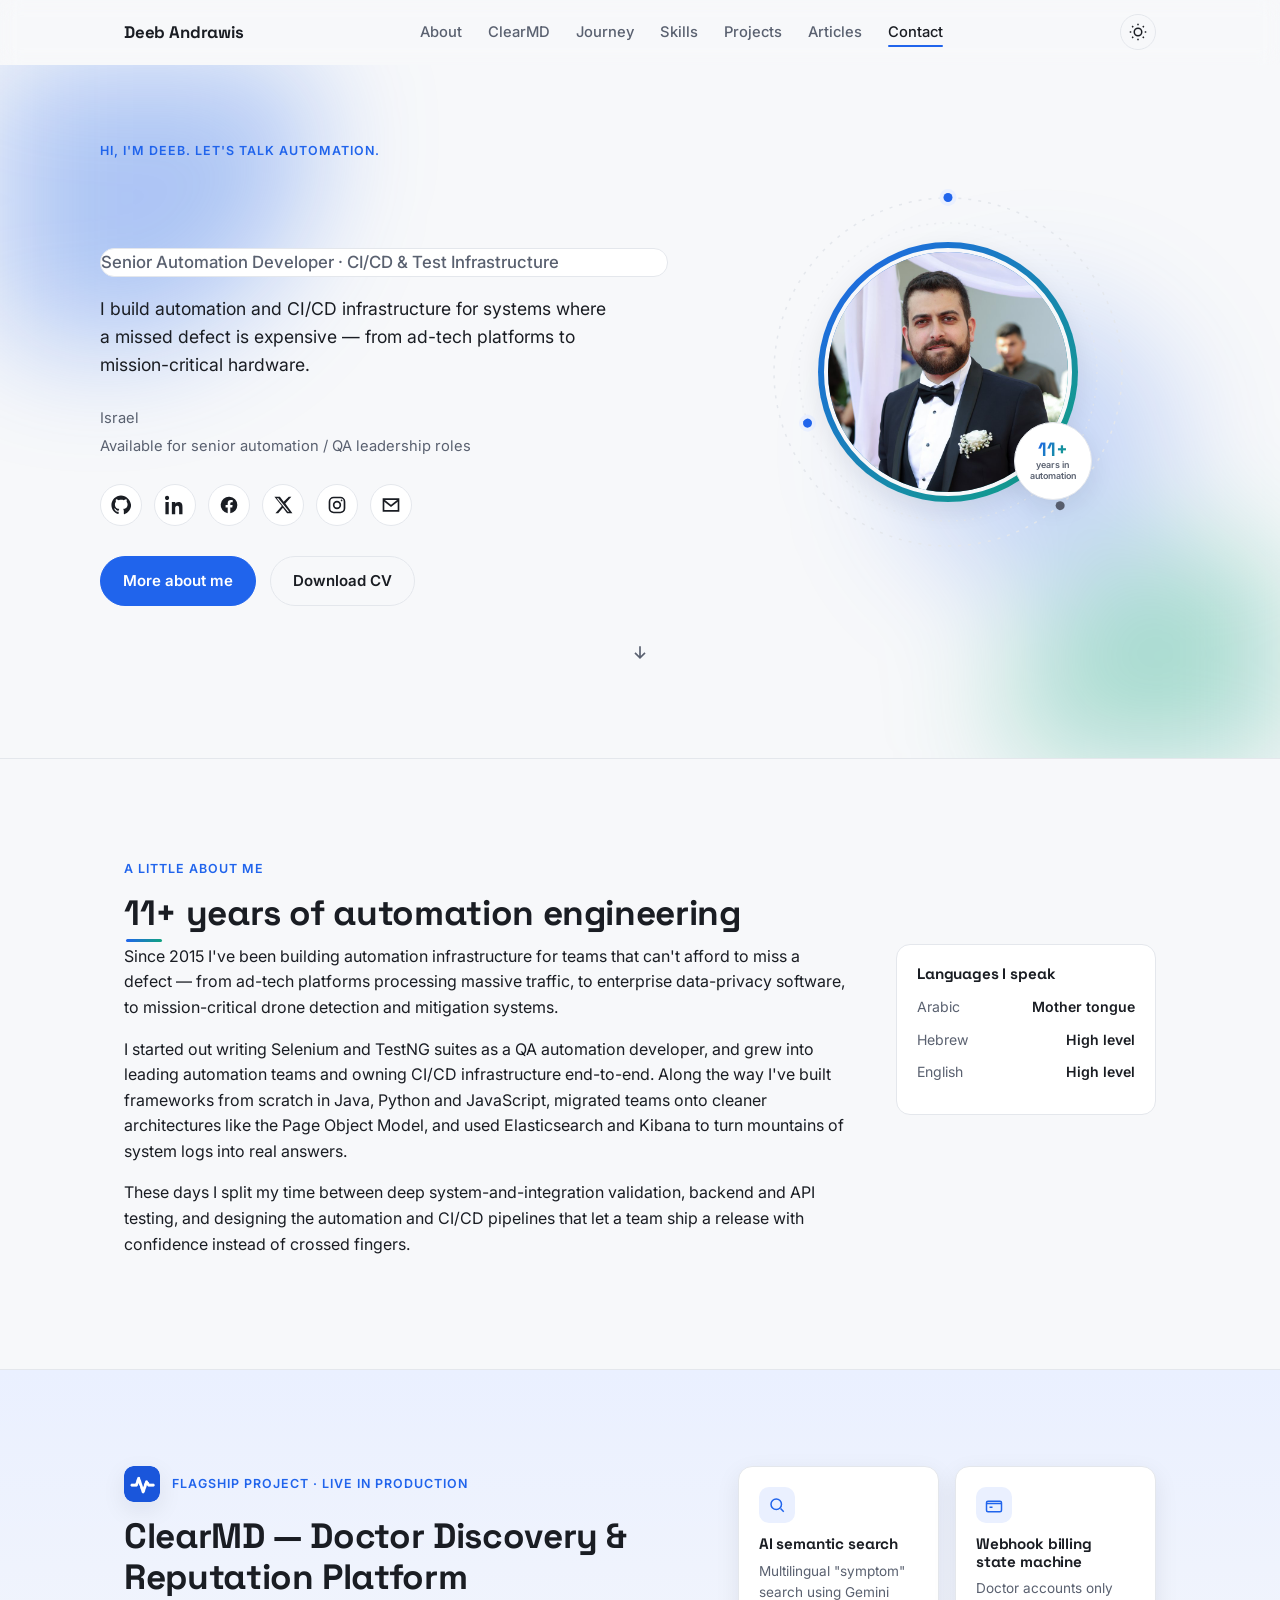
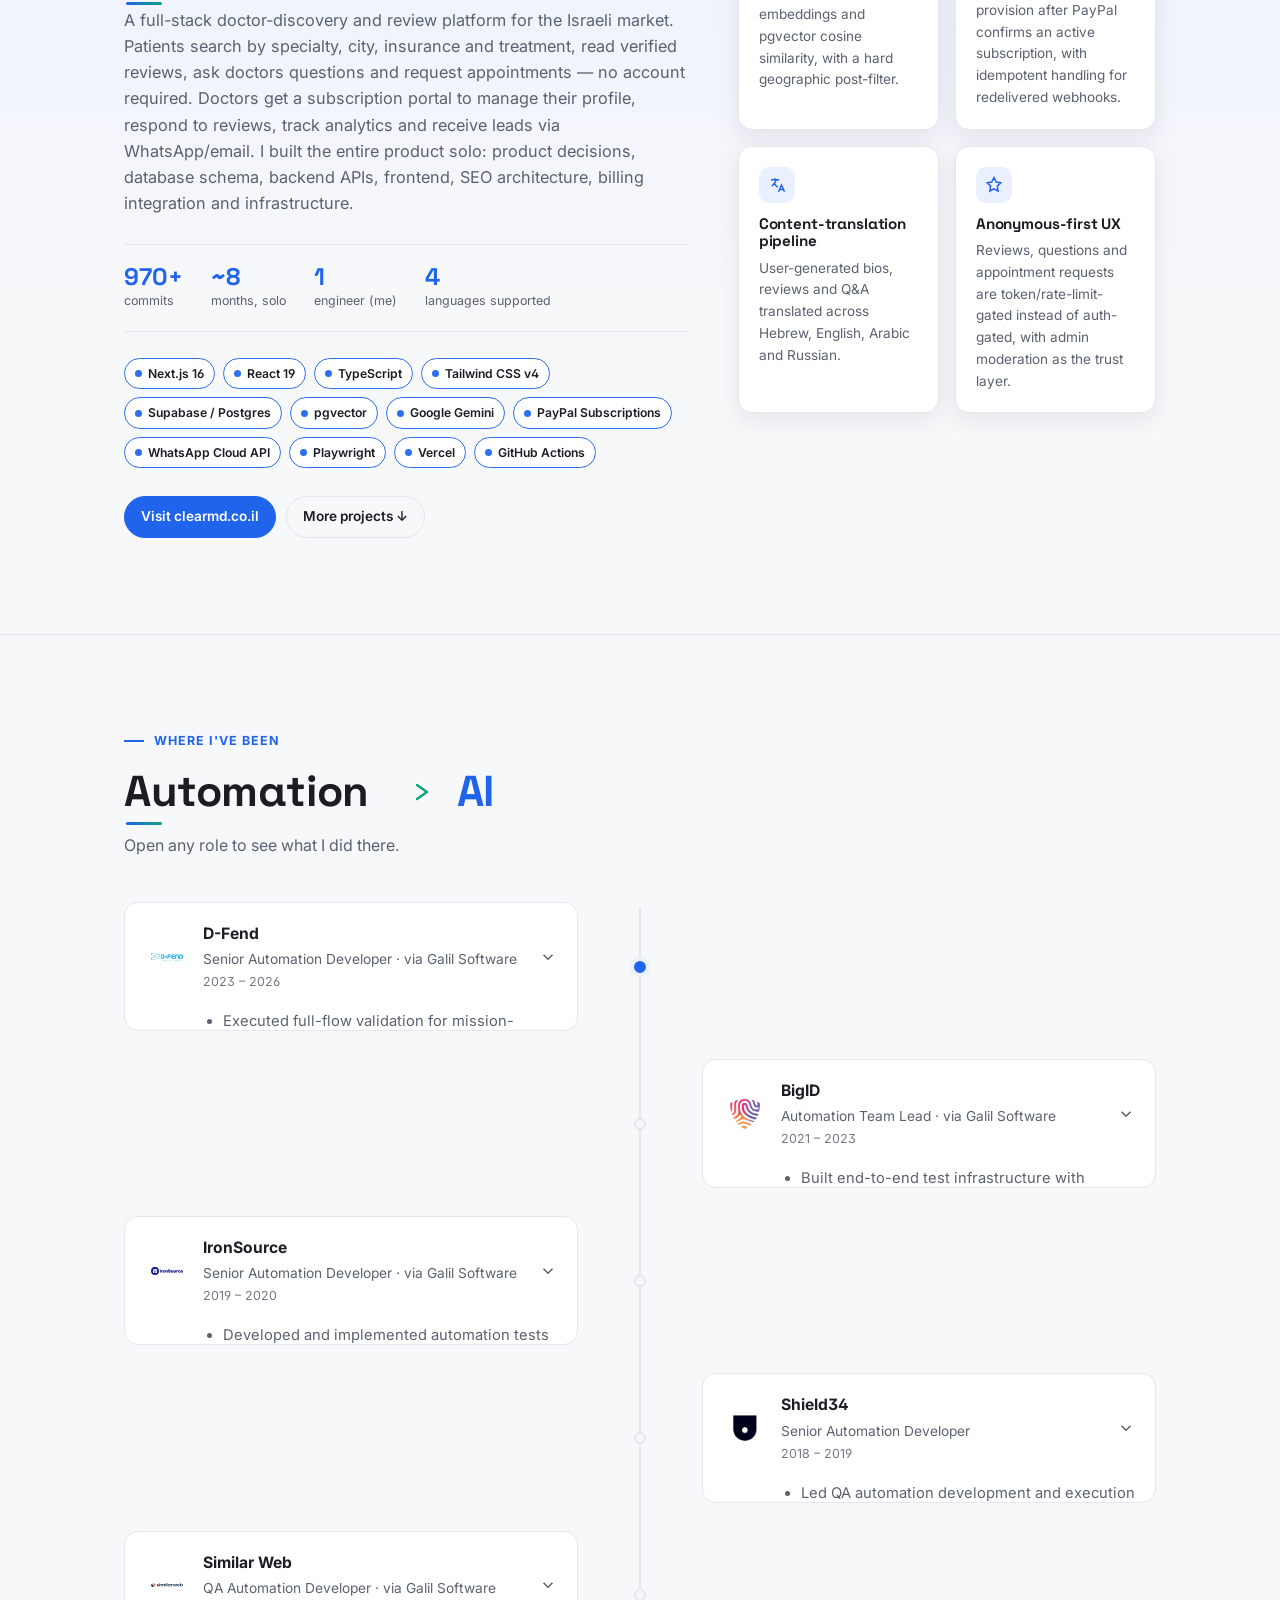
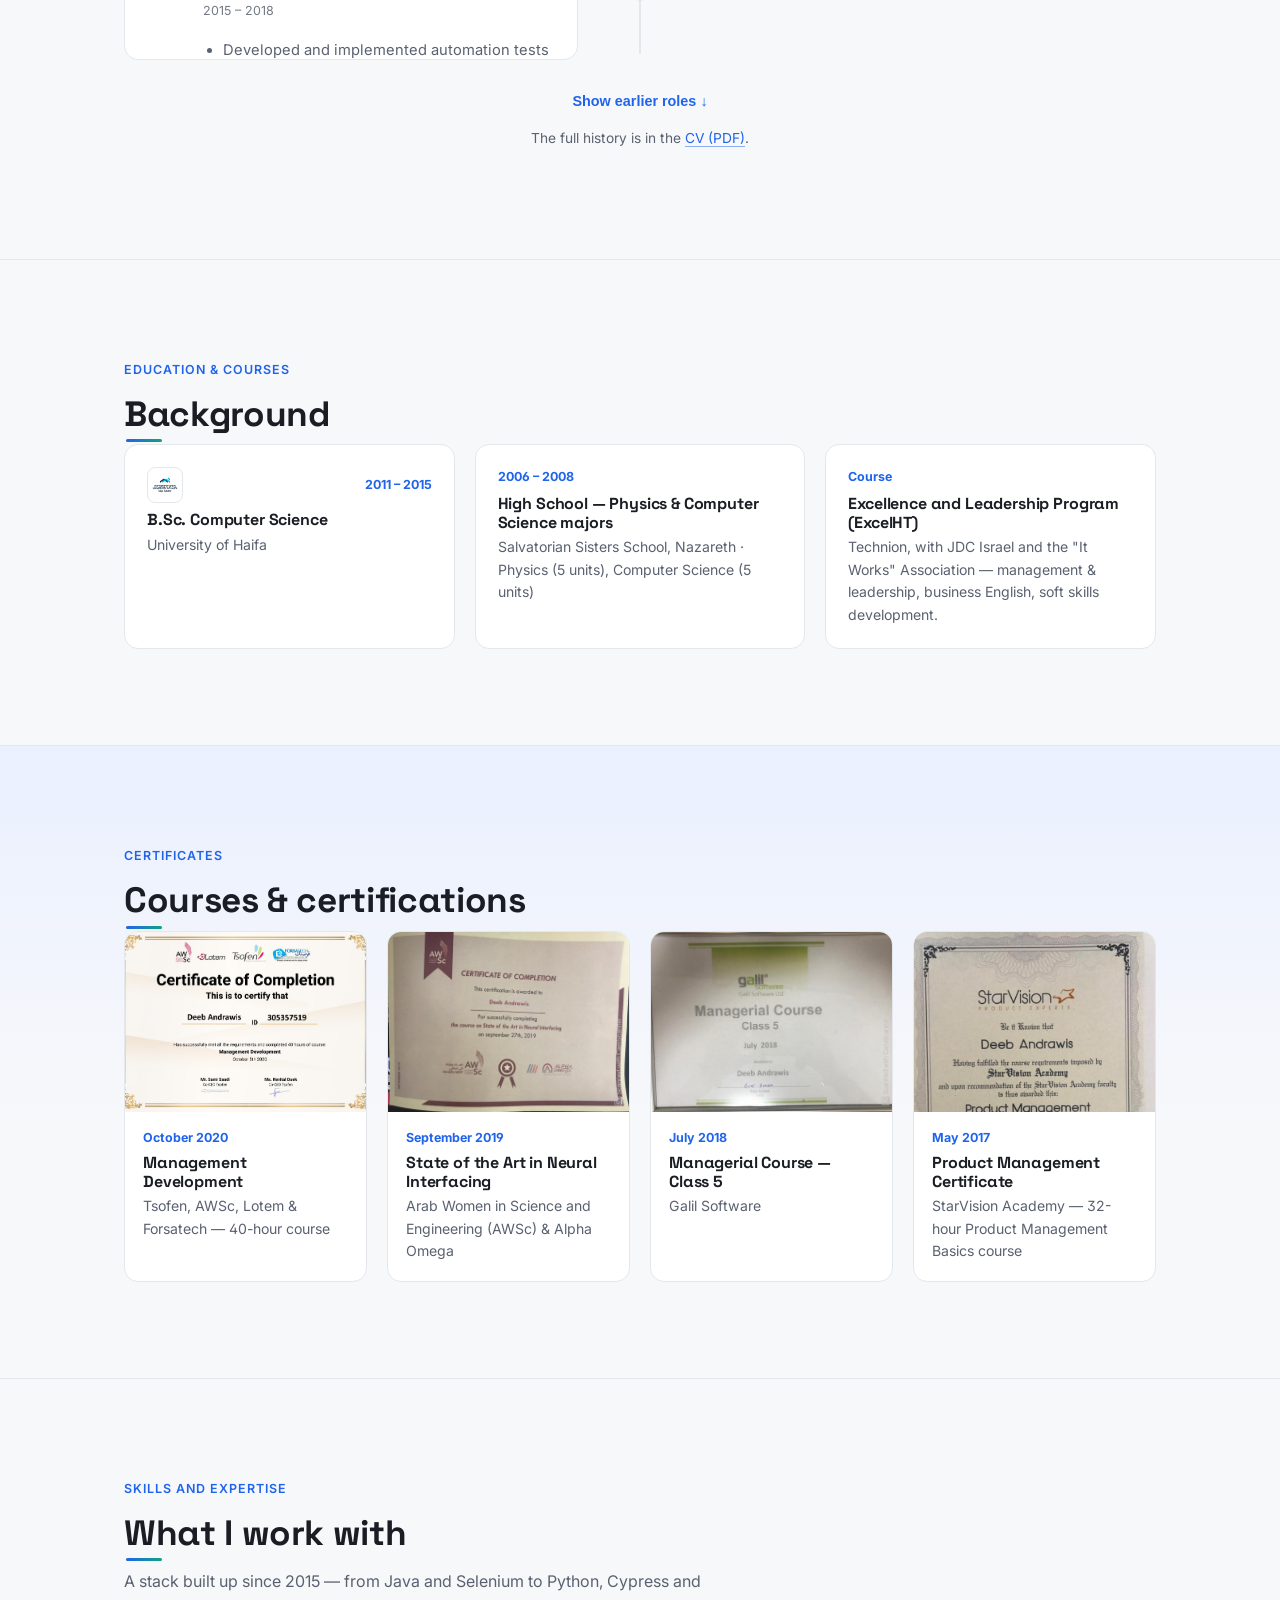
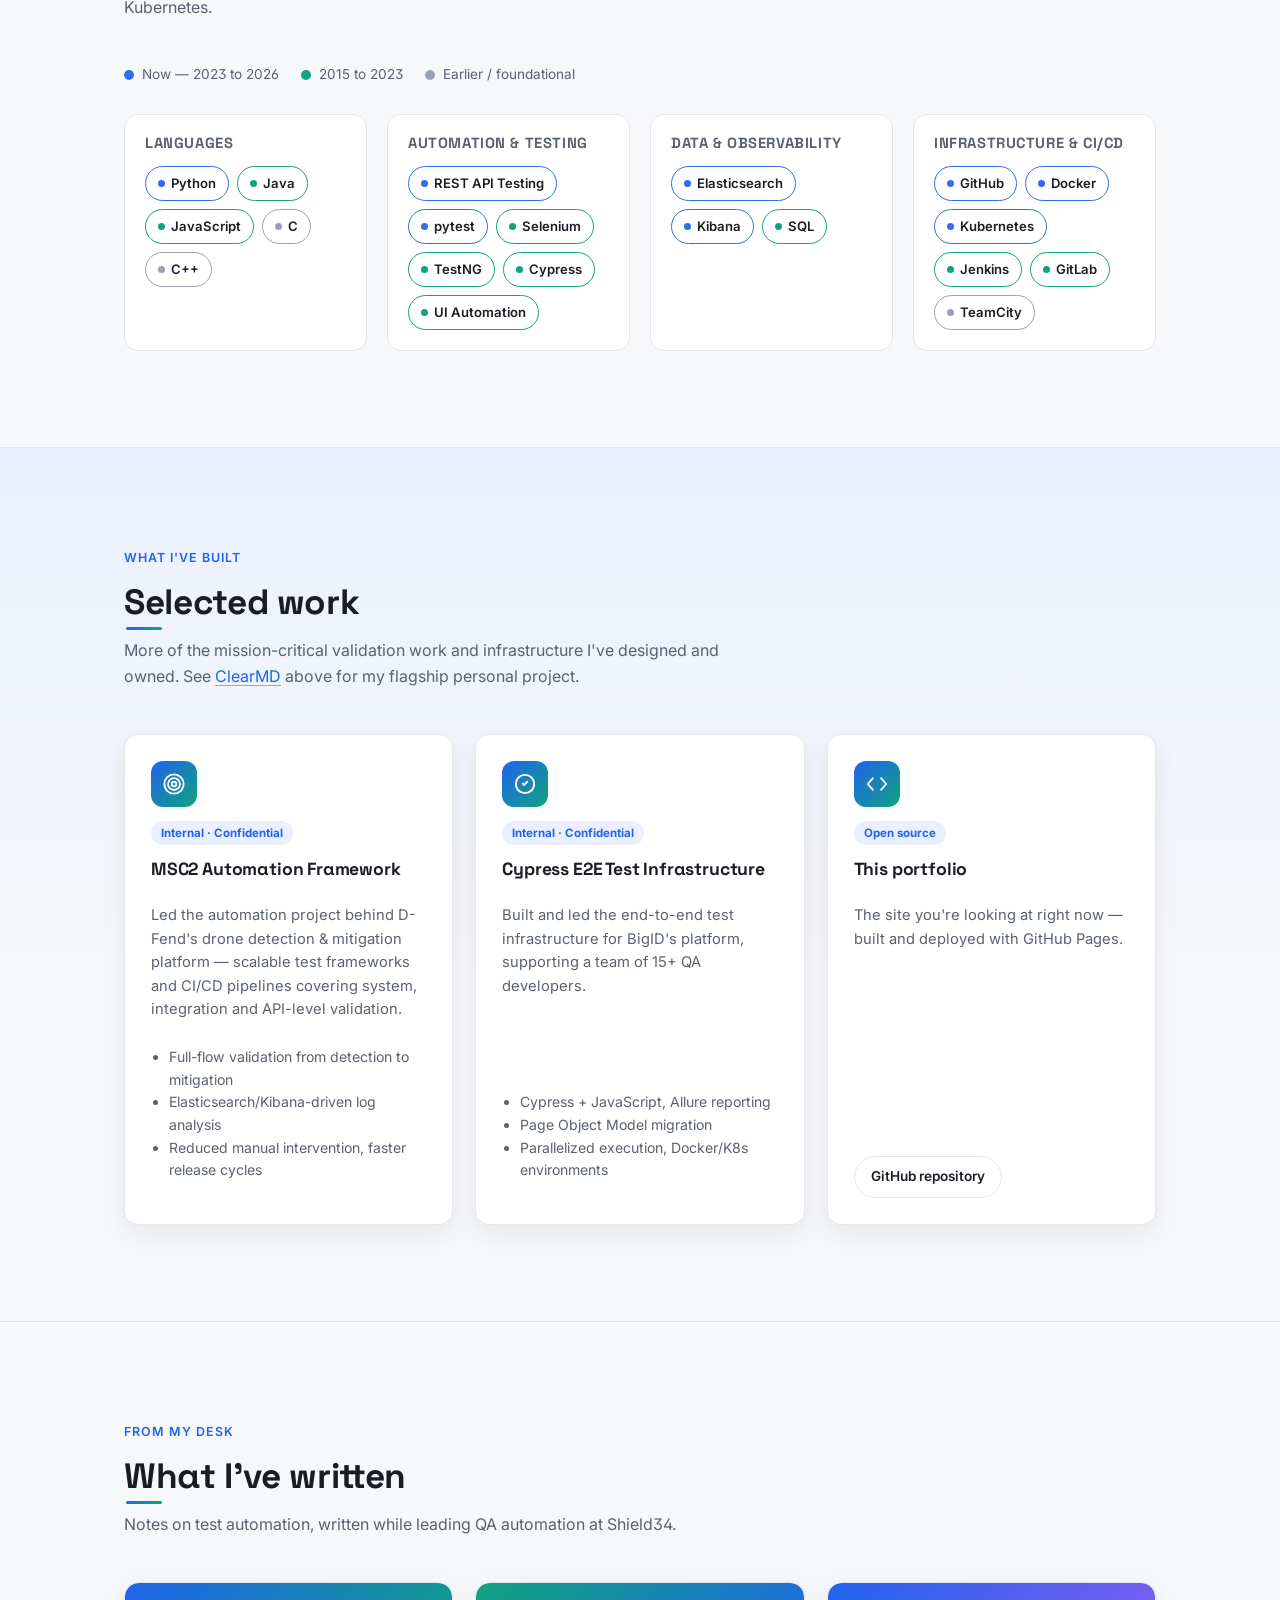
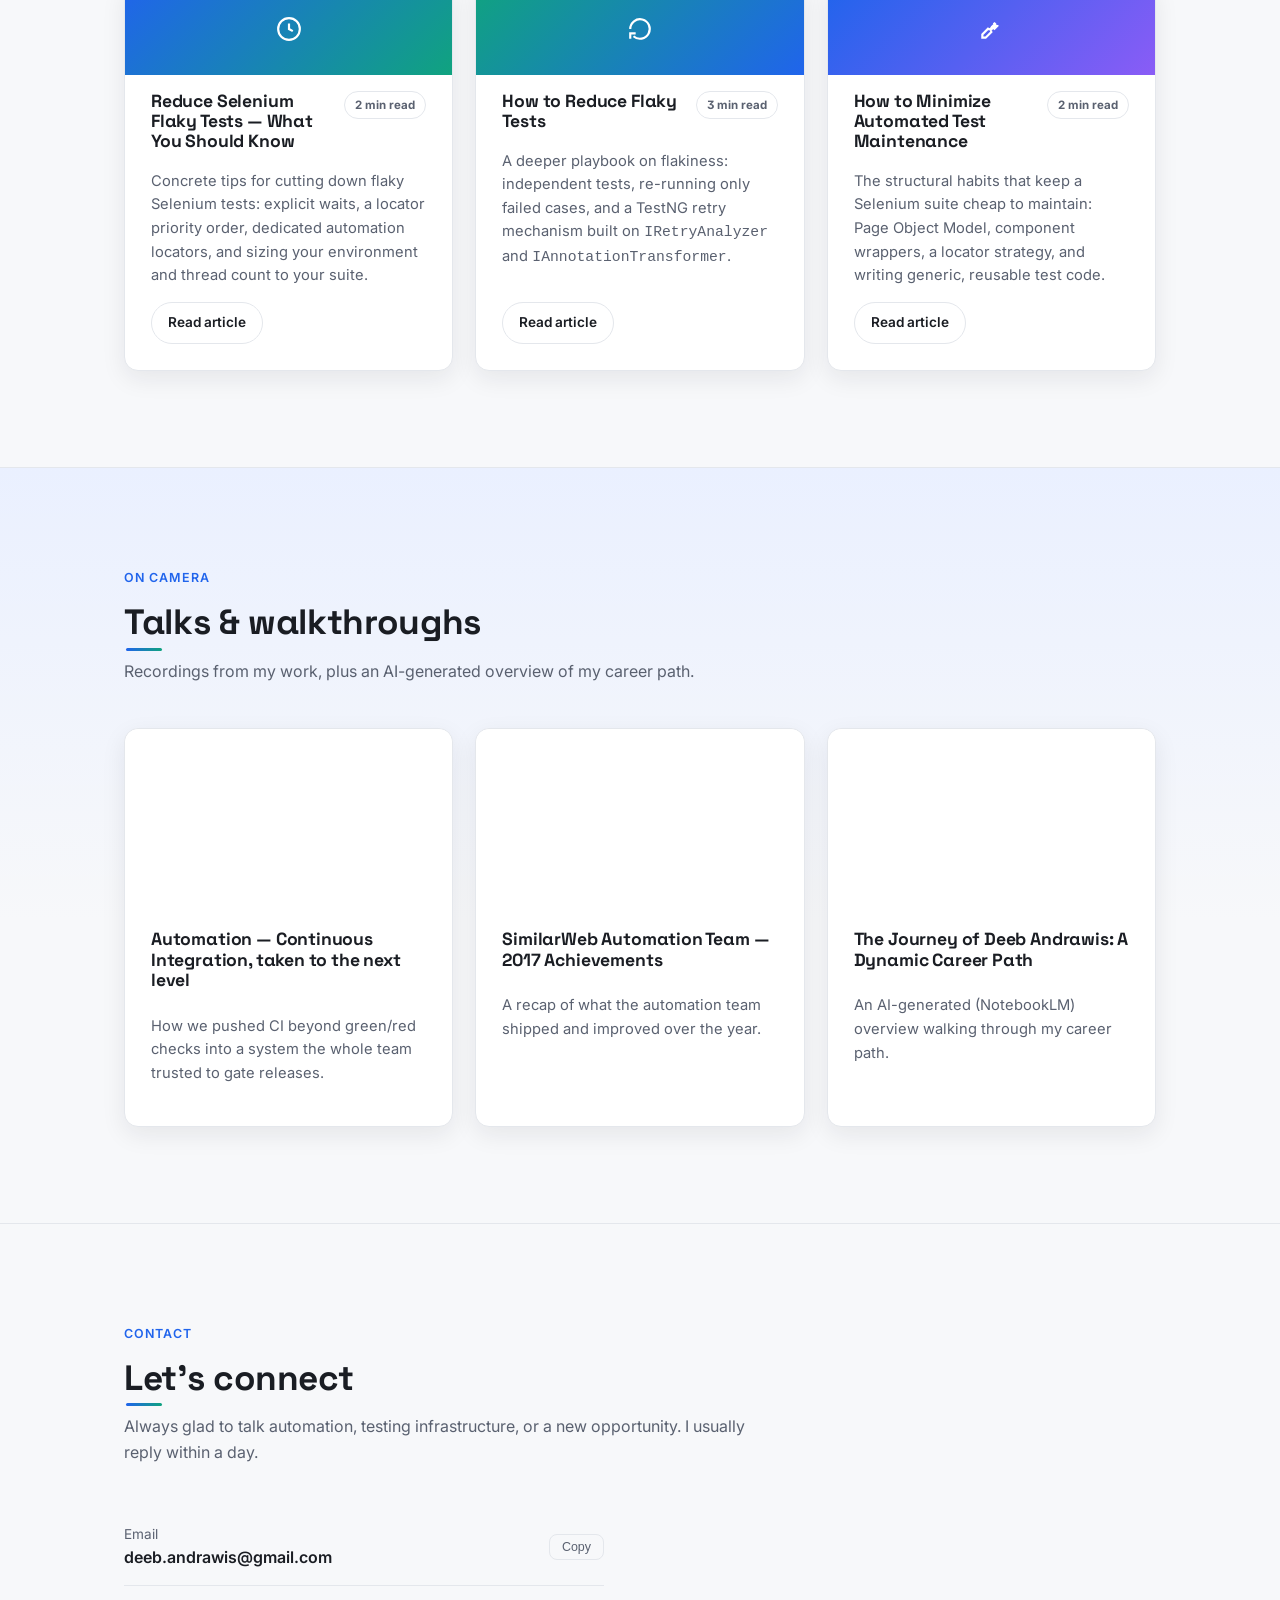
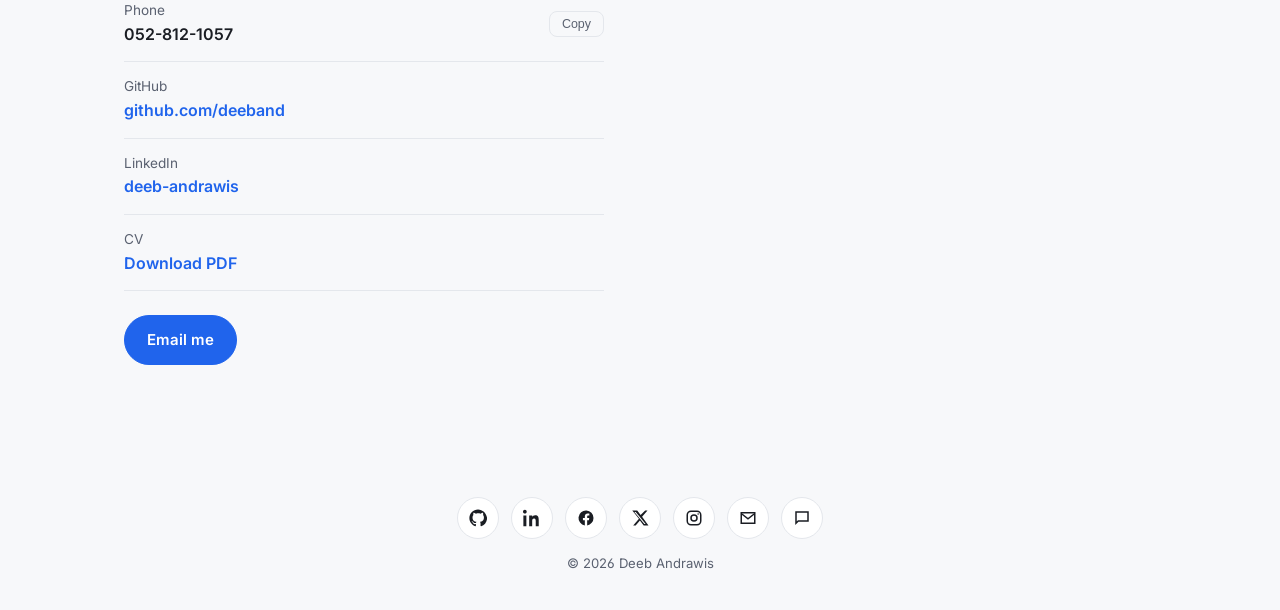
<file: index.html>
<!doctype html>
<html lang="en">
<head>
<meta charset="utf-8">
<meta name="viewport" content="width=device-width, initial-scale=1">
<title>Deeb Andrawis — Senior Automation Developer</title>
<meta name="description" content="Deeb Andrawis, Senior Automation Developer. 11+ years building test automation and CI/CD infrastructure for mission-critical and enterprise software.">
<meta name="robots" content="index, follow">
<link rel="canonical" href="https://deeband.github.io/deeb-andrawis/">
<meta name="theme-color" content="#2f6fed" media="(prefers-color-scheme: light)">
<meta name="theme-color" content="#11131a" media="(prefers-color-scheme: dark)">
<meta name="google-site-verification" content="ogLQyf8IyzFojWYJTsNB23Z0my0O2c6j56DiQi85VzY" />

<!-- Open Graph -->
<meta property="og:type" content="website">
<meta property="og:site_name" content="Deeb Andrawis">
<meta property="og:title" content="Deeb Andrawis — Senior Automation Developer">
<meta property="og:description" content="11+ years building test automation and CI/CD infrastructure for mission-critical and enterprise software.">
<meta property="og:url" content="https://deeband.github.io/deeb-andrawis/">
<meta property="og:image" content="https://deeband.github.io/deeb-andrawis/assets/img/og-image.png">
<meta property="og:image:width" content="1200">
<meta property="og:image:height" content="630">
<meta property="og:locale" content="en_US">

<!-- Twitter -->
<meta name="twitter:card" content="summary_large_image">
<meta name="twitter:title" content="Deeb Andrawis — Senior Automation Developer">
<meta name="twitter:description" content="11+ years building test automation and CI/CD infrastructure for mission-critical and enterprise software.">
<meta name="twitter:image" content="https://deeband.github.io/deeb-andrawis/assets/img/og-image.png">

<link rel="icon" type="image/svg+xml" href="assets/img/favicon.svg">
<link rel="icon" type="image/png" sizes="32x32" href="assets/img/favicon-32.png">
<link rel="icon" type="image/png" sizes="16x16" href="assets/img/favicon-16.png">
<link rel="apple-touch-icon" href="assets/img/apple-touch-icon.png">

<link rel="preconnect" href="https://fonts.googleapis.com">
<link rel="preconnect" href="https://fonts.gstatic.com" crossorigin>
<link href="https://fonts.googleapis.com/css2?family=Inter:wght@400;500;600;700;800&family=Space+Grotesk:wght@500;600;700&display=swap" rel="stylesheet">
<link rel="stylesheet" href="assets/css/styles.css">
<link rel="preload" as="image" href="assets/img/profile.jpg" fetchpriority="high">

<script type="application/ld+json">
{
  "@context": "https://schema.org",
  "@type": "Person",
  "name": "Deeb Andrawis",
  "url": "https://deeband.github.io/deeb-andrawis/",
  "image": "https://deeband.github.io/deeb-andrawis/assets/img/profile.jpg",
  "jobTitle": "Senior Automation Developer",
  "description": "11+ years building test automation and CI/CD infrastructure for mission-critical and enterprise software.",
  "email": "mailto:deeb.andrawis@gmail.com",
  "sameAs": [
    "https://github.com/deeband",
    "https://www.linkedin.com/in/deeb-andrawis-01194469/",
    "https://www.facebook.com/deeb.andrawis?ref=tn_tnmn",
    "https://twitter.com/deeband",
    "https://www.instagram.com/deebandrawis"
  ],
  "alumniOf": {
    "@type": "CollegeOrUniversity",
    "name": "University of Haifa"
  },
  "knowsAbout": ["Test Automation", "CI/CD", "Selenium", "Cypress", "Kubernetes", "QA Engineering"]
}
</script>
<script type="application/ld+json">
{
  "@context": "https://schema.org",
  "@type": "WebSite",
  "name": "Deeb Andrawis — Senior Automation Developer",
  "url": "https://deeband.github.io/deeb-andrawis/"
}
</script>
</head>
<body>
<a class="skip-link" href="#about">Skip to content</a>

<header class="site-header">
  <div class="nav-row">
    <a class="logo" href="#home">Deeb Andrawis</a>
    <nav class="primary-nav" id="primary-nav">
      <ul>
        <li><a href="#about">About</a></li>
        <li><a href="#flagship">ClearMD</a></li>
        <li><a href="#journey">Journey</a></li>
        <li><a href="#skills">Skills</a></li>
        <li><a href="#projects">Projects</a></li>
        <li><a href="#articles">Articles</a></li>
        <li><a href="#contact">Contact</a></li>
      </ul>
    </nav>
    <div class="nav-actions">
      <button class="theme-toggle" id="theme-toggle" aria-label="Toggle dark mode" title="Toggle dark mode">
        <svg id="theme-icon" width="18" height="18" viewBox="0 0 24 24" fill="none" stroke="currentColor" stroke-width="2">
          <g class="sun"><circle cx="12" cy="12" r="5"></circle><path d="M12 1v2M12 21v2M4.2 4.2l1.4 1.4M18.4 18.4l1.4 1.4M1 12h2M21 12h2M4.2 19.8l1.4-1.4M18.4 5.6l1.4-1.4"></path></g>
          <g class="moon"><path d="M20 14.5A8.5 8.5 0 1 1 9.5 4a7 7 0 0 0 10.5 10.5z" fill="currentColor" stroke="none"></path></g>
        </svg>
      </button>
      <button class="nav-toggle" id="nav-toggle" aria-label="Toggle menu" aria-expanded="false" aria-controls="primary-nav">
        <svg width="18" height="18" viewBox="0 0 24 24" fill="none" stroke="currentColor" stroke-width="2"><path d="M3 6h18M3 12h18M3 18h18"></path></svg>
      </button>
    </div>
  </div>
</header>

<main>

  <!-- HERO -->
  <section class="hero-section" id="home">
    <div class="hero-bg" aria-hidden="true">
      <span class="blob blob-a"></span>
      <span class="blob blob-b"></span>
      <span class="blob blob-c"></span>
    </div>
    <div class="container hero" style="padding:0;">
      <div>
        <span class="eyebrow">Hi, I'm Deeb. Let's talk automation.</span>
        <h1>Deeb Andrawis</h1>
        <p class="role">Senior Automation Developer · CI/CD &amp; Test Infrastructure</p>
        <p class="pitch">I build automation and CI/CD infrastructure for systems where a missed defect is expensive — from ad-tech platforms to mission-critical hardware.</p>
        <div class="hero-meta">
          <span>Israel</span>
          <span>Available for senior automation / QA leadership roles</span>
        </div>
        <div class="hero-socials">
          <a class="icon-btn" href="https://github.com/deeband" target="_blank" rel="noopener" aria-label="GitHub" title="GitHub">
            <svg width="20" height="20" viewBox="0 0 24 24" fill="currentColor"><path d="M12 .5C5.73.5.5 5.73.5 12c0 5.1 3.3 9.4 7.9 10.9.6.1.8-.3.8-.6v-2.2c-3.2.7-3.9-1.4-3.9-1.4-.5-1.3-1.3-1.7-1.3-1.7-1.1-.7.1-.7.1-.7 1.2.1 1.8 1.2 1.8 1.2 1 1.8 2.7 1.3 3.4 1 .1-.8.4-1.3.7-1.6-2.6-.3-5.3-1.3-5.3-5.7 0-1.3.4-2.3 1.2-3.1-.1-.3-.5-1.5.1-3.1 0 0 1-.3 3.3 1.2 1-.3 2-.4 3-.4s2 .1 3 .4c2.3-1.5 3.3-1.2 3.3-1.2.6 1.6.2 2.8.1 3.1.8.8 1.2 1.9 1.2 3.1 0 4.4-2.7 5.4-5.3 5.7.4.4.8 1.1.8 2.2v3.3c0 .3.2.7.8.6 4.6-1.5 7.9-5.8 7.9-10.9C23.5 5.73 18.27.5 12 .5z"></path></svg>
          </a>
          <a class="icon-btn" href="https://www.linkedin.com/in/deeb-andrawis-01194469/" target="_blank" rel="noopener" aria-label="LinkedIn" title="LinkedIn">
            <svg width="20" height="20" viewBox="0 0 24 24" fill="currentColor"><path d="M4.98 3.5C4.98 4.88 3.88 6 2.5 6S0 4.88 0 3.5 1.1 1 2.5 1s2.48 1.12 2.48 2.5zM.5 8.5h4V23h-4V8.5zM8.5 8.5h3.83v1.98h.05c.53-1 1.84-2.06 3.79-2.06 4.05 0 4.8 2.67 4.8 6.14V23h-4v-6.6c0-1.57-.03-3.6-2.2-3.6-2.2 0-2.54 1.72-2.54 3.49V23h-4V8.5z"></path></svg>
          </a>
          <a class="icon-btn" href="https://www.facebook.com/deeb.andrawis?ref=tn_tnmn" target="_blank" rel="noopener" aria-label="Facebook" title="Facebook">
            <svg width="20" height="20" viewBox="0 0 24 24" fill="currentColor"><path d="M22 12a10 10 0 1 0-11.56 9.88v-6.99H7.9V12h2.54V9.8c0-2.5 1.49-3.89 3.77-3.89 1.09 0 2.24.2 2.24.2v2.46h-1.26c-1.24 0-1.63.77-1.63 1.56V12h2.78l-.44 2.89h-2.34v6.99A10 10 0 0 0 22 12z"></path></svg>
          </a>
          <a class="icon-btn" href="https://twitter.com/deeband" target="_blank" rel="noopener" aria-label="Twitter / X" title="Twitter / X">
            <svg width="20" height="20" viewBox="0 0 24 24" fill="currentColor"><path d="M18.9 2H22l-7.2 8.26L23.3 22H16.9l-5-6.6-5.7 6.6H2.9l7.7-8.84L1.7 2h6.6l4.5 6.03L18.9 2zm-1.1 18h1.7L6.3 3.9H4.5L17.8 20z"></path></svg>
          </a>
          <a class="icon-btn" href="https://www.instagram.com/deebandrawis" target="_blank" rel="noopener" aria-label="Instagram" title="Instagram">
            <svg width="20" height="20" viewBox="0 0 24 24" fill="none" stroke="currentColor" stroke-width="2"><rect x="3" y="3" width="18" height="18" rx="5"></rect><circle cx="12" cy="12" r="4"></circle><circle cx="17.5" cy="6.5" r="1" fill="currentColor" stroke="none"></circle></svg>
          </a>
          <a class="icon-btn" href="mailto:deeb.andrawis@gmail.com" aria-label="Email" title="Email">
            <svg width="20" height="20" viewBox="0 0 24 24" fill="none" stroke="currentColor" stroke-width="2"><path d="M3 5h18v14H3z"></path><path d="M3 6l9 7 9-7"></path></svg>
          </a>
        </div>
        <div class="hero-cta-row">
          <a class="btn btn-primary" href="#about">More about me</a>
          <a class="btn btn-ghost" href="assets/cv/Deeb-Andrawis-CV.pdf" target="_blank" rel="noopener">Download CV</a>
        </div>
      </div>
      <div>
        <div class="portrait-wrap">
          <svg class="orbit-rings" viewBox="0 0 350 350" aria-hidden="true">
            <circle cx="175" cy="175" r="174" class="ring"></circle>
            <circle cx="175" cy="175" r="149" class="ring ring-2"></circle>
          </svg>
          <div class="orbit-track outer">
            <div class="orbit-offset" style="transform:rotate(0deg)">
              <div class="orbit-spin cw-16"><span class="orbit-dot dot-a"></span></div>
            </div>
          </div>
          <div class="orbit-track outer">
            <div class="orbit-offset" style="transform:rotate(140deg)">
              <div class="orbit-spin ccw-24"><span class="orbit-dot dot-b"></span></div>
            </div>
          </div>
          <div class="orbit-track inner">
            <div class="orbit-offset" style="transform:rotate(250deg)">
              <div class="orbit-spin cw-34"><span class="orbit-dot dot-a"></span></div>
            </div>
          </div>
          <div class="hero-portrait">
            <img src="assets/img/profile.jpg" alt="Deeb Andrawis" width="800" height="800" fetchpriority="high">
          </div>
          <div class="hero-badge" aria-hidden="true">
            <span class="hero-badge-num">11+</span>
            <span class="hero-badge-label">years in automation</span>
          </div>
        </div>
      </div>
    </div>
    <a class="cue" href="#about" aria-label="Scroll down">
      <svg width="20" height="20" viewBox="0 0 24 24" fill="none" stroke="currentColor" stroke-width="2"><path d="M12 5v14M6 13l6 6 6-6"></path></svg>
    </a>
  </section>

  <!-- ABOUT -->
  <section id="about">
    <div class="container">
      <div class="reveal">
        <span class="eyebrow">A little about me</span>
        <h2>11+ years of automation engineering</h2>
      </div>
      <div class="about-grid">
        <div class="about-text reveal rv-l">
          <p>Since 2015 I've been building automation infrastructure for teams that can't afford to miss a defect — from ad-tech platforms processing massive traffic, to enterprise data-privacy software, to mission-critical drone detection and mitigation systems.</p>
          <p>I started out writing Selenium and TestNG suites as a QA automation developer, and grew into leading automation teams and owning CI/CD infrastructure end-to-end. Along the way I've built frameworks from scratch in Java, Python and JavaScript, migrated teams onto cleaner architectures like the Page Object Model, and used Elasticsearch and Kibana to turn mountains of system logs into real answers.</p>
          <p>These days I split my time between deep system-and-integration validation, backend and API testing, and designing the automation and CI/CD pipelines that let a team ship a release with confidence instead of crossed fingers.</p>
        </div>
        <div class="lang-card reveal rv-r">
          <h3>Languages I speak</h3>
          <div class="lang-row"><span>Arabic</span><span class="level">Mother tongue</span></div>
          <div class="lang-row"><span>Hebrew</span><span class="level">High level</span></div>
          <div class="lang-row"><span>English</span><span class="level">High level</span></div>
        </div>
      </div>
    </div>
  </section>

  <!-- FLAGSHIP PROJECT -->
  <section id="flagship" class="flagship-section">
    <div class="container">
      <div class="flagship-grid reveal">
        <div class="flagship-copy">
          <div class="flagship-brand">
            <img src="assets/img/logos/clearmd.png" alt="ClearMD logo" class="flagship-logo" loading="lazy">
            <span class="eyebrow">Flagship project · Live in production</span>
          </div>
          <h2>ClearMD — Doctor Discovery &amp; Reputation Platform</h2>
          <p class="pitch">A full-stack doctor-discovery and review platform for the Israeli market. Patients search by specialty, city, insurance and treatment, read verified reviews, ask doctors questions and request appointments — no account required. Doctors get a subscription portal to manage their profile, respond to reviews, track analytics and receive leads via WhatsApp/email. I built the entire product solo: product decisions, database schema, backend APIs, frontend, SEO architecture, billing integration and infrastructure.</p>

          <div class="flagship-stats">
            <div class="stat"><span class="stat-num">970+</span><span class="stat-label">commits</span></div>
            <div class="stat"><span class="stat-num">~8</span><span class="stat-label">months, solo</span></div>
            <div class="stat"><span class="stat-num">1</span><span class="stat-label">engineer (me)</span></div>
            <div class="stat"><span class="stat-num">4</span><span class="stat-label">languages supported</span></div>
          </div>

          <div class="chip-row tech-chip-row">
            <span class="chip" data-tier="now">Next.js 16</span>
            <span class="chip" data-tier="now">React 19</span>
            <span class="chip" data-tier="now">TypeScript</span>
            <span class="chip" data-tier="now">Tailwind CSS v4</span>
            <span class="chip" data-tier="now">Supabase / Postgres</span>
            <span class="chip" data-tier="now">pgvector</span>
            <span class="chip" data-tier="now">Google Gemini</span>
            <span class="chip" data-tier="now">PayPal Subscriptions</span>
            <span class="chip" data-tier="now">WhatsApp Cloud API</span>
            <span class="chip" data-tier="now">Playwright</span>
            <span class="chip" data-tier="now">Vercel</span>
            <span class="chip" data-tier="now">GitHub Actions</span>
          </div>

          <div class="project-links">
            <a class="btn btn-primary" href="https://clearmd.co.il" target="_blank" rel="noopener">Visit clearmd.co.il</a>
            <a class="btn btn-ghost" href="#projects">More projects ↓</a>
          </div>
        </div>

        <div class="flagship-highlights">
          <div class="highlight-card">
            <span class="highlight-icon" aria-hidden="true">
              <svg width="18" height="18" viewBox="0 0 24 24" fill="none" stroke="currentColor" stroke-width="2"><circle cx="11" cy="11" r="7"></circle><path d="M21 21l-4.3-4.3"></path></svg>
            </span>
            <h3>AI semantic search</h3>
            <p>Multilingual "symptom" search using Gemini embeddings and pgvector cosine similarity, with a hard geographic post-filter.</p>
          </div>
          <div class="highlight-card">
            <span class="highlight-icon" aria-hidden="true">
              <svg width="18" height="18" viewBox="0 0 24 24" fill="none" stroke="currentColor" stroke-width="2"><rect x="2" y="7" width="20" height="14" rx="2"></rect><path d="M2 10h20"></path><path d="M6 15h4"></path></svg>
            </span>
            <h3>Webhook billing state machine</h3>
            <p>Doctor accounts only provision after PayPal confirms an active subscription, with idempotent handling for redelivered webhooks.</p>
          </div>
          <div class="highlight-card">
            <span class="highlight-icon" aria-hidden="true">
              <svg width="18" height="18" viewBox="0 0 24 24" fill="none" stroke="currentColor" stroke-width="2"><path d="M4 5h11M9 3v2M11 5c-1 4-3.3 6.8-6 8.5M8 9c1.2 2.5 3 4.5 5 6"></path><path d="M14 21l4-9 4 9M15.3 18h5.4"></path></svg>
            </span>
            <h3>Content-translation pipeline</h3>
            <p>User-generated bios, reviews and Q&amp;A translated across Hebrew, English, Arabic and Russian.</p>
          </div>
          <div class="highlight-card">
            <span class="highlight-icon" aria-hidden="true">
              <svg width="18" height="18" viewBox="0 0 24 24" fill="none" stroke="currentColor" stroke-width="2"><path d="M12 2l3 6 6 1-4.5 4.5L17.5 20 12 17l-5.5 3 1-6.5L3 9l6-1z"></path></svg>
            </span>
            <h3>Anonymous-first UX</h3>
            <p>Reviews, questions and appointment requests are token/rate-limit-gated instead of auth-gated, with admin moderation as the trust layer.</p>
          </div>
        </div>
      </div>
    </div>
  </section>

  <!-- JOURNEY -->
  <section id="journey">
    <div class="container">
      <div class="reveal">
        <div class="flow-eyebrow"><span class="flow-dash"></span>Where I've been</div>
        <h2 class="flow-heading">
          <span class="flow-step">Automation</span>
          <svg class="flow-arrow" width="56" height="20" viewBox="0 0 56 20" fill="none" aria-hidden="true">
            <defs>
              <linearGradient id="flowArrowGradient" x1="0" y1="0" x2="1" y2="0">
                <stop offset="0%" stop-color="var(--accent)" stop-opacity="0.15"></stop>
                <stop offset="100%" stop-color="var(--tier-mid)" stop-opacity="1"></stop>
              </linearGradient>
            </defs>
            <path class="flow-arrow-line" d="M1 10h38" stroke="url(#flowArrowGradient)" stroke-width="2.5" stroke-linecap="round" stroke-dasharray="4 6"></path>
            <path class="flow-arrow-head" d="M32 3l10 7-10 7" stroke="var(--tier-mid)" stroke-width="2.5" fill="none" stroke-linecap="round" stroke-linejoin="round"></path>
          </svg>
          <span class="flow-step flow-accent">AI</span>
        </h2>
        <p class="section-sub">Open any role to see what I did there.</p>
      </div>

      <div class="timeline" id="role-list">

        <div class="tl-row">
          <div class="tl-slot tl-left">
            <div class="role">
              <div class="role-head" role="button" tabindex="0" aria-expanded="false">
                <div class="role-badge role-logo"><img src="assets/img/logos/dfend.svg" alt="D-Fend logo" loading="lazy"></div>
                <div class="role-head-text">
                  <span class="role-company-name">D-Fend</span>
                  <span class="role-title-line">Senior Automation Developer · via Galil Software</span>
                  <span class="role-dates-line">2023 – 2026</span>
                </div>
                <svg class="role-chevron" width="18" height="18" viewBox="0 0 24 24" fill="none" stroke="currentColor" stroke-width="2"><path d="M6 9l6 6 6-6"></path></svg>
              </div>
              <div class="role-body"><div class="role-body-inner">
                <ul>
                  <li>Executed full-flow validation for mission-critical drone detection and mitigation systems, covering the entire lifecycle from identification to automated mitigation actions.</li>
                  <li>Used Elasticsearch and Kibana to analyze high-volume system logs, enabling deep investigation into drone trajectory, identification accuracy, and mitigation success.</li>
                  <li>Built automation to validate backend services and communication layers between control software and SDR-based hardware modules.</li>
                  <li>Investigated system-level issues by correlating API behavior with system-wide event logs to keep the software-hardware link reliable.</li>
                  <li>Validated real-time monitoring dashboards and operational workflows for end-users in field environments.</li>
                  <li>Led the MSC2 automation project — designed scalable frameworks and CI/CD pipelines that cut manual intervention and accelerated release cycles.</li>
                </ul>
              </div></div>
            </div>
          </div>
          <div class="tl-dot-wrap"><span class="tl-dot filled"></span></div>
          <div class="tl-slot tl-right"></div>
        </div>

        <div class="tl-row">
          <div class="tl-slot tl-left"></div>
          <div class="tl-dot-wrap"><span class="tl-dot"></span></div>
          <div class="tl-slot tl-right">
            <div class="role">
              <div class="role-head" role="button" tabindex="0" aria-expanded="false">
                <div class="role-badge role-logo"><img src="assets/img/logos/bigid.png" alt="BigID logo" loading="lazy"></div>
                <div class="role-head-text">
                  <span class="role-company-name">BigID</span>
                  <span class="role-title-line">Automation Team Lead · via Galil Software</span>
                  <span class="role-dates-line">2021 – 2023</span>
                </div>
                <svg class="role-chevron" width="18" height="18" viewBox="0 0 24 24" fill="none" stroke="currentColor" stroke-width="2"><path d="M6 9l6 6 6-6"></path></svg>
              </div>
              <div class="role-body"><div class="role-body-inner">
                <ul>
                  <li>Built end-to-end test infrastructure with Cypress and JavaScript for a team of 15+ QA developers.</li>
                  <li>Integrated Allure with Cypress to enhance test reporting and visibility.</li>
                  <li>Migrated the entire test suite onto the Page Object Model design pattern.</li>
                  <li>Implemented parallel test execution to speed up the pipeline.</li>
                  <li>Maintained and continuously improved the automation infrastructure.</li>
                  <li>Owned Jenkins pipelines and Groovy scripts for CI/CD, and set up the test environment with Docker and Kubernetes.</li>
                </ul>
              </div></div>
            </div>
          </div>
        </div>

        <div class="tl-row">
          <div class="tl-slot tl-left">
            <div class="role">
              <div class="role-head" role="button" tabindex="0" aria-expanded="false">
                <div class="role-badge role-logo"><img src="assets/img/logos/ironsource.svg" alt="ironSource logo" loading="lazy"></div>
                <div class="role-head-text">
                  <span class="role-company-name">IronSource</span>
                  <span class="role-title-line">Senior Automation Developer · via Galil Software</span>
                  <span class="role-dates-line">2019 – 2020</span>
                </div>
                <svg class="role-chevron" width="18" height="18" viewBox="0 0 24 24" fill="none" stroke="currentColor" stroke-width="2"><path d="M6 9l6 6 6-6"></path></svg>
              </div>
              <div class="role-body"><div class="role-body-inner">
                <ul>
                  <li>Developed and implemented automation tests using Java frameworks — Selenium, TestNG and Gradle.</li>
                  <li>Refactored the full regression and sanity suites, rebuilding the infrastructure to cut test run time.</li>
                </ul>
              </div></div>
            </div>
          </div>
          <div class="tl-dot-wrap"><span class="tl-dot"></span></div>
          <div class="tl-slot tl-right"></div>
        </div>

        <div class="tl-row">
          <div class="tl-slot tl-left"></div>
          <div class="tl-dot-wrap"><span class="tl-dot"></span></div>
          <div class="tl-slot tl-right">
            <div class="role">
              <div class="role-head" role="button" tabindex="0" aria-expanded="false">
                <div class="role-badge role-logo"><img src="assets/img/logos/shield34.png" alt="Shield34 logo" loading="lazy"></div>
                <div class="role-head-text">
                  <span class="role-company-name">Shield34</span>
                  <span class="role-title-line">Senior Automation Developer</span>
                  <span class="role-dates-line">2018 – 2019</span>
                </div>
                <svg class="role-chevron" width="18" height="18" viewBox="0 0 24 24" fill="none" stroke="currentColor" stroke-width="2"><path d="M6 9l6 6 6-6"></path></svg>
              </div>
              <div class="role-body"><div class="role-body-inner">
                <ul>
                  <li>Led QA automation development and execution at Shield34.</li>
                  <li>Built a UI automation framework from scratch in Java with Selenium and TestNG, integrated with TeamCity.</li>
                  <li>Built a second UI automation framework from scratch in Python.</li>
                  <li>Developed database tests against PostgreSQL.</li>
                </ul>
              </div></div>
            </div>
          </div>
        </div>

        <div class="tl-row">
          <div class="tl-slot tl-left">
            <div class="role">
              <div class="role-head" role="button" tabindex="0" aria-expanded="false">
                <div class="role-badge role-logo"><img src="assets/img/logos/similarweb.svg" alt="Similarweb logo" loading="lazy"></div>
                <div class="role-head-text">
                  <span class="role-company-name">Similar Web</span>
                  <span class="role-title-line">QA Automation Developer · via Galil Software</span>
                  <span class="role-dates-line">2015 – 2018</span>
                </div>
                <svg class="role-chevron" width="18" height="18" viewBox="0 0 24 24" fill="none" stroke="currentColor" stroke-width="2"><path d="M6 9l6 6 6-6"></path></svg>
              </div>
              <div class="role-body"><div class="role-body-inner">
                <ul>
                  <li>Developed and implemented automation tests using Java frameworks — Selenium and TestNG.</li>
                  <li>Worked directly within an Agile R&amp;D team alongside QA, frontend and backend developers under a fast-paced Agile timeline.</li>
                  <li>Built an object-oriented test architecture and maintained continuous integration using TeamCity.</li>
                  <li>Designed and implemented video-recording capabilities; developed automated tests for SEO ranking, REST API sanity and full regression.</li>
                  <li>Built an automation history database with Elasticsearch and visualized it with Kibana.</li>
                </ul>
              </div></div>
            </div>
          </div>
          <div class="tl-dot-wrap"><span class="tl-dot"></span></div>
          <div class="tl-slot tl-right"></div>
        </div>

        <div class="tl-row hidden-early">
          <div class="tl-slot tl-left"></div>
          <div class="tl-dot-wrap"><span class="tl-dot"></span></div>
          <div class="tl-slot tl-right">
            <div class="role">
              <div class="role-head" role="button" tabindex="0" aria-expanded="false">
                <div class="role-badge role-logo"><img src="assets/img/logos/haifa.png" alt="University of Haifa logo" loading="lazy"></div>
                <div class="role-head-text">
                  <span class="role-company-name">University of Haifa</span>
                  <span class="role-title-line">Tutor</span>
                  <span class="role-dates-line">2011 – 2012</span>
                </div>
                <svg class="role-chevron" width="18" height="18" viewBox="0 0 24 24" fill="none" stroke="currentColor" stroke-width="2"><path d="M6 9l6 6 6-6"></path></svg>
              </div>
              <div class="role-body"><div class="role-body-inner">
                <ul>
                  <li>Taught mathematics and computer science to pupils and students.</li>
                  <li>Tutored calculus, introduction to computer science, and discrete mathematics.</li>
                  <li>Provided private mentoring and academic support to students.</li>
                </ul>
              </div></div>
            </div>
          </div>
        </div>

        <div class="tl-row hidden-early">
          <div class="tl-slot tl-left">
            <div class="role">
              <div class="role-head" role="button" tabindex="0" aria-expanded="false">
                <div class="role-badge">SS</div>
                <div class="role-head-text">
                  <span class="role-company-name">S.S School</span>
                  <span class="role-title-line">Computer Technician</span>
                  <span class="role-dates-line">2008 – 2009</span>
                </div>
                <svg class="role-chevron" width="18" height="18" viewBox="0 0 24 24" fill="none" stroke="currentColor" stroke-width="2"><path d="M6 9l6 6 6-6"></path></svg>
              </div>
              <div class="role-body"><div class="role-body-inner">
                <ul>
                  <li>Provided technical support and helped the teaching team with computerized issues.</li>
                  <li>Taught an "Intro to OOP" class for high school students alongside an experienced teacher.</li>
                </ul>
              </div></div>
            </div>
          </div>
          <div class="tl-dot-wrap"><span class="tl-dot"></span></div>
          <div class="tl-slot tl-right"></div>
        </div>

      </div>

      <div class="show-more-row">
        <button class="link-btn" id="show-early">Show earlier roles ↓</button>
      </div>
      <p class="tl-cv-note">The full history is in the <a href="assets/cv/Deeb-Andrawis-CV.pdf" target="_blank" rel="noopener">CV (PDF)</a>.</p>
    </div>
  </section>

  <!-- EDUCATION -->
  <section id="education">
    <div class="container reveal">
      <span class="eyebrow">Education &amp; courses</span>
      <h2>Background</h2>
      <div class="edu-grid">
        <div class="edu-card">
          <div class="edu-card-head">
            <img src="assets/img/logos/haifa.png" alt="University of Haifa logo" class="edu-logo" loading="lazy">
            <div class="edu-dates">2011 – 2015</div>
          </div>
          <h3>B.Sc. Computer Science</h3>
          <p>University of Haifa</p>
        </div>
        <div class="edu-card">
          <div class="edu-dates">2006 – 2008</div>
          <h3>High School — Physics &amp; Computer Science majors</h3>
          <p>Salvatorian Sisters School, Nazareth · Physics (5 units), Computer Science (5 units)</p>
        </div>
        <div class="edu-card">
          <div class="edu-dates">Course</div>
          <h3>Excellence and Leadership Program (ExcelHT)</h3>
          <p>Technion, with JDC Israel and the "It Works" Association — management &amp; leadership, business English, soft skills development.</p>
        </div>
      </div>
    </div>
  </section>

  <!-- CERTIFICATES -->
  <section id="certificates">
    <div class="container reveal">
      <span class="eyebrow">Certificates</span>
      <h2>Courses &amp; certifications</h2>
      <div class="cert-grid">
        <a class="cert-card" href="assets/img/certificates/management-development-tsofen.jpg" target="_blank" rel="noopener">
          <img class="cert-thumb" src="assets/img/certificates/management-development-tsofen.jpg" alt="Management Development certificate of completion" loading="lazy">
          <div class="cert-body">
            <div class="edu-dates">October 2020</div>
            <h3>Management Development</h3>
            <p>Tsofen, AWSc, Lotem &amp; Forsatech — 40-hour course</p>
          </div>
        </a>
        <a class="cert-card" href="assets/img/certificates/neural-interfacing-awsc.jpg" target="_blank" rel="noopener">
          <img class="cert-thumb" src="assets/img/certificates/neural-interfacing-awsc.jpg" alt="State of the Art in Neural Interfacing certificate" loading="lazy">
          <div class="cert-body">
            <div class="edu-dates">September 2019</div>
            <h3>State of the Art in Neural Interfacing</h3>
            <p>Arab Women in Science and Engineering (AWSc) &amp; Alpha Omega</p>
          </div>
        </a>
        <a class="cert-card" href="assets/img/certificates/managerial-course-galil.jpg" target="_blank" rel="noopener">
          <img class="cert-thumb" src="assets/img/certificates/managerial-course-galil.jpg" alt="Managerial Course Class 5 certificate" loading="lazy">
          <div class="cert-body">
            <div class="edu-dates">July 2018</div>
            <h3>Managerial Course — Class 5</h3>
            <p>Galil Software</p>
          </div>
        </a>
        <a class="cert-card" href="assets/img/certificates/product-management-starvision.jpg" target="_blank" rel="noopener">
          <img class="cert-thumb" src="assets/img/certificates/product-management-starvision.jpg" alt="Product Management Certificate from StarVision Academy" loading="lazy">
          <div class="cert-body">
            <div class="edu-dates">May 2017</div>
            <h3>Product Management Certificate</h3>
            <p>StarVision Academy — 32-hour Product Management Basics course</p>
          </div>
        </a>
      </div>
    </div>
  </section>

  <!-- SKILLS -->
  <section id="skills">
    <div class="container reveal">
      <span class="eyebrow">Skills and expertise</span>
      <h2>What I work with</h2>
      <p class="section-sub">A stack built up since 2015 — from Java and Selenium to Python, Cypress and Kubernetes.</p>

      <div class="legend">
        <div class="legend-item"><span class="dot now"></span> Now — 2023 to 2026</div>
        <div class="legend-item"><span class="dot mid"></span> 2015 to 2023</div>
        <div class="legend-item"><span class="dot early"></span> Earlier / foundational</div>
      </div>

      <div class="skill-groups">
        <div class="skill-card">
          <h3>Languages</h3>
          <div class="chip-row">
            <span class="chip" data-tier="now" title="Advanced — used daily at D-Fend">Python</span>
            <span class="chip" data-tier="mid" title="Advanced — core language across most roles">Java</span>
            <span class="chip" data-tier="mid" title="Cypress test suites at BigID">JavaScript</span>
            <span class="chip" data-tier="early" title="Early-career systems work">C</span>
            <span class="chip" data-tier="early" title="Early-career systems work">C++</span>
          </div>
        </div>
        <div class="skill-card">
          <h3>Automation &amp; Testing</h3>
          <div class="chip-row">
            <span class="chip" data-tier="now" title="Backend &amp; API validation at D-Fend">REST API Testing</span>
            <span class="chip" data-tier="now" title="Current automation scripting">pytest</span>
            <span class="chip" data-tier="mid" title="Used from Similar Web through Shield34">Selenium</span>
            <span class="chip" data-tier="mid" title="IronSource &amp; Shield34">TestNG</span>
            <span class="chip" data-tier="mid" title="Built BigID's E2E suite in Cypress">Cypress</span>
            <span class="chip" data-tier="mid" title="Across most roles">UI Automation</span>
          </div>
        </div>
        <div class="skill-card">
          <h3>Data &amp; Observability</h3>
          <div class="chip-row">
            <span class="chip" data-tier="now" title="Log analysis at D-Fend">Elasticsearch</span>
            <span class="chip" data-tier="now" title="Dashboards & visualization">Kibana</span>
            <span class="chip" data-tier="mid" title="Database testing, Postgres & others">SQL</span>
          </div>
        </div>
        <div class="skill-card">
          <h3>Infrastructure &amp; CI/CD</h3>
          <div class="chip-row">
            <span class="chip" data-tier="now" title="Repo & project hosting">GitHub</span>
            <span class="chip" data-tier="now" title="Test environment setup">Docker</span>
            <span class="chip" data-tier="now" title="Test environment orchestration">Kubernetes</span>
            <span class="chip" data-tier="mid" title="CI/CD pipelines at BigID">Jenkins</span>
            <span class="chip" data-tier="mid" title="Source control & CI">GitLab</span>
            <span class="chip" data-tier="early" title="CI at Shield34 & Similar Web">TeamCity</span>
          </div>
        </div>
      </div>
    </div>
  </section>

  <!-- PROJECTS -->
  <section id="projects">
    <div class="container reveal">
      <span class="eyebrow">What I've built</span>
      <h2>Selected work</h2>
      <p class="section-sub">More of the mission-critical validation work and infrastructure I've designed and owned. See <a href="#flagship">ClearMD</a> above for my flagship personal project.</p>

      <div class="project-grid">
        <div class="project-card">
          <div class="project-icon" aria-hidden="true">
            <svg width="22" height="22" viewBox="0 0 24 24" fill="none" stroke="currentColor" stroke-width="2"><circle cx="12" cy="12" r="2.5"></circle><circle cx="12" cy="12" r="6.5"></circle><circle cx="12" cy="12" r="10.5"></circle></svg>
          </div>
          <span class="tag">Internal · Confidential</span>
          <h3>MSC2 Automation Framework</h3>
          <p>Led the automation project behind D-Fend's drone detection &amp; mitigation platform — scalable test frameworks and CI/CD pipelines covering system, integration and API-level validation.</p>
          <ul>
            <li>Full-flow validation from detection to mitigation</li>
            <li>Elasticsearch/Kibana-driven log analysis</li>
            <li>Reduced manual intervention, faster release cycles</li>
          </ul>
        </div>
        <div class="project-card">
          <div class="project-icon" aria-hidden="true">
            <svg width="22" height="22" viewBox="0 0 24 24" fill="none" stroke="currentColor" stroke-width="2"><path d="M9 11l2 2 4-4"></path><circle cx="12" cy="12" r="10"></circle></svg>
          </div>
          <span class="tag">Internal · Confidential</span>
          <h3>Cypress E2E Test Infrastructure</h3>
          <p>Built and led the end-to-end test infrastructure for BigID's platform, supporting a team of 15+ QA developers.</p>
          <ul>
            <li>Cypress + JavaScript, Allure reporting</li>
            <li>Page Object Model migration</li>
            <li>Parallelized execution, Docker/K8s environments</li>
          </ul>
        </div>
        <div class="project-card">
          <div class="project-icon" aria-hidden="true">
            <svg width="22" height="22" viewBox="0 0 24 24" fill="none" stroke="currentColor" stroke-width="2"><path d="M8 5l-6 7 6 7M16 5l6 7-6 7"></path></svg>
          </div>
          <span class="tag">Open source</span>
          <h3>This portfolio</h3>
          <p>The site you're looking at right now — built and deployed with GitHub Pages.</p>
          <div class="project-links">
            <a class="btn btn-ghost" href="https://github.com/deeband/portfolio" target="_blank" rel="noopener">GitHub repository</a>
          </div>
        </div>
      </div>
    </div>
  </section>

  <!-- ARTICLES -->
  <section id="articles">
    <div class="container reveal">
      <span class="eyebrow">From my desk</span>
      <h2>What I've written</h2>
      <p class="section-sub">Notes on test automation, written while leading QA automation at Shield34.</p>

      <div class="project-grid">
        <div class="project-card article-card">
          <div class="article-thumb article-thumb-a" aria-hidden="true">
            <svg width="26" height="26" viewBox="0 0 24 24" fill="none" stroke="currentColor" stroke-width="2"><circle cx="12" cy="12" r="10"></circle><path d="M12 7v5l3.5 2"></path></svg>
          </div>
          <div class="article-card-head">
            <h3>Reduce Selenium Flaky Tests — What You Should Know</h3>
            <span class="read-time-badge">2 min read</span>
          </div>
          <p>Concrete tips for cutting down flaky Selenium tests: explicit waits, a locator priority order, dedicated automation locators, and sizing your environment and thread count to your suite.</p>
          <div class="project-links">
            <a class="btn btn-ghost" href="articles/reduce-flaky-selenium-tests.html">Read article</a>
          </div>
        </div>
        <div class="project-card article-card">
          <div class="article-thumb article-thumb-b" aria-hidden="true">
            <svg width="26" height="26" viewBox="0 0 24 24" fill="none" stroke="currentColor" stroke-width="2"><path d="M3 12a9 9 0 1 1 3 6.7"></path><path d="M3 21v-5h5"></path></svg>
          </div>
          <div class="article-card-head">
            <h3>How to Reduce Flaky Tests</h3>
            <span class="read-time-badge">3 min read</span>
          </div>
          <p>A deeper playbook on flakiness: independent tests, re-running only failed cases, and a TestNG retry mechanism built on <code>IRetryAnalyzer</code> and <code>IAnnotationTransformer</code>.</p>
          <div class="project-links">
            <a class="btn btn-ghost" href="articles/flaky-tests-retry-mechanism.html">Read article</a>
          </div>
        </div>
        <div class="project-card article-card">
          <div class="article-thumb article-thumb-c" aria-hidden="true">
            <svg width="26" height="26" viewBox="0 0 24 24" fill="none" stroke="currentColor" stroke-width="2"><path d="M14.7 6.3a4 4 0 0 1-5.4 5.4L4 17v3h3l5.3-5.3a4 4 0 0 1 5.4-5.4l-2.5 2.5-2-2 2.5-2.5z"></path></svg>
          </div>
          <div class="article-card-head">
            <h3>How to Minimize Automated Test Maintenance</h3>
            <span class="read-time-badge">2 min read</span>
          </div>
          <p>The structural habits that keep a Selenium suite cheap to maintain: Page Object Model, component wrappers, a locator strategy, and writing generic, reusable test code.</p>
          <div class="project-links">
            <a class="btn btn-ghost" href="articles/minimize-test-maintenance.html">Read article</a>
          </div>
        </div>
      </div>
    </div>
  </section>

  <!-- TALKS -->
  <section id="talks">
    <div class="container reveal">
      <span class="eyebrow">On camera</span>
      <h2>Talks &amp; walkthroughs</h2>
      <p class="section-sub">Recordings from my work, plus an AI-generated overview of my career path.</p>

      <div class="project-grid">
        <div class="project-card video-card">
          <div class="video-embed">
            <iframe src="https://www.youtube-nocookie.com/embed/XLmBbMD98Bc" title="Automation - Continuous Integration, taken to the next level" loading="lazy" allow="accelerometer; autoplay; clipboard-write; encrypted-media; gyroscope; picture-in-picture" allowfullscreen></iframe>
          </div>
          <h3>Automation — Continuous Integration, taken to the next level</h3>
          <p>How we pushed CI beyond green/red checks into a system the whole team trusted to gate releases.</p>
        </div>
        <div class="project-card video-card">
          <div class="video-embed">
            <iframe src="https://www.youtube-nocookie.com/embed/_SmD9u9bkfQ" title="SimilarWeb Automation Team 2017 Achievements" loading="lazy" allow="accelerometer; autoplay; clipboard-write; encrypted-media; gyroscope; picture-in-picture" allowfullscreen></iframe>
          </div>
          <h3>SimilarWeb Automation Team — 2017 Achievements</h3>
          <p>A recap of what the automation team shipped and improved over the year.</p>
        </div>
        <div class="project-card video-card">
          <div class="video-embed">
            <iframe src="https://www.youtube-nocookie.com/embed/CImdPGbv9OM" title="The Journey of Deeb Andrawis: A Dynamic Career Path" loading="lazy" allow="accelerometer; autoplay; clipboard-write; encrypted-media; gyroscope; picture-in-picture" allowfullscreen></iframe>
          </div>
          <h3>The Journey of Deeb Andrawis: A Dynamic Career Path</h3>
          <p>An AI-generated (NotebookLM) overview walking through my career path.</p>
        </div>
      </div>
    </div>
  </section>

  <!-- CONTACT -->
  <section id="contact">
    <div class="container reveal">
      <span class="eyebrow">Contact</span>
      <h2>Let's connect</h2>
      <p class="section-sub">Always glad to talk automation, testing infrastructure, or a new opportunity. I usually reply within a day.</p>

      <div class="contact-solo">
        <ul class="contact-info-list">
          <li>
            <div><div class="label">Email</div><div class="value" id="email-value">deeb.andrawis@gmail.com</div></div>
            <button class="copy-btn" data-copy="deeb.andrawis@gmail.com" aria-live="polite">Copy</button>
          </li>
          <li>
            <div><div class="label">Phone</div><div class="value">052-812-1057</div></div>
            <button class="copy-btn" data-copy="0528121057" aria-live="polite">Copy</button>
          </li>
          <li>
            <div><div class="label">GitHub</div><div class="value"><a href="https://github.com/deeband" target="_blank" rel="noopener">github.com/deeband</a></div></div>
          </li>
          <li>
            <div><div class="label">LinkedIn</div><div class="value"><a href="https://www.linkedin.com/in/deeb-andrawis-01194469/" target="_blank" rel="noopener">deeb-andrawis</a></div></div>
          </li>
          <li>
            <div><div class="label">CV</div><div class="value"><a href="assets/cv/Deeb-Andrawis-CV.pdf" target="_blank" rel="noopener">Download PDF</a></div></div>
          </li>
        </ul>
        <a class="btn btn-primary" href="mailto:deeb.andrawis@gmail.com">Email me</a>
      </div>
    </div>
  </section>

</main>

<footer class="site-footer">
  <div class="container">
    <div class="icon-row">
      <a class="icon-btn" href="https://github.com/deeband" target="_blank" rel="noopener" aria-label="GitHub">
        <svg width="18" height="18" viewBox="0 0 24 24" fill="currentColor"><path d="M12 .5C5.73.5.5 5.73.5 12c0 5.1 3.3 9.4 7.9 10.9.6.1.8-.3.8-.6v-2.2c-3.2.7-3.9-1.4-3.9-1.4-.5-1.3-1.3-1.7-1.3-1.7-1.1-.7.1-.7.1-.7 1.2.1 1.8 1.2 1.8 1.2 1 1.8 2.7 1.3 3.4 1 .1-.8.4-1.3.7-1.6-2.6-.3-5.3-1.3-5.3-5.7 0-1.3.4-2.3 1.2-3.1-.1-.3-.5-1.5.1-3.1 0 0 1-.3 3.3 1.2 1-.3 2-.4 3-.4s2 .1 3 .4c2.3-1.5 3.3-1.2 3.3-1.2.6 1.6.2 2.8.1 3.1.8.8 1.2 1.9 1.2 3.1 0 4.4-2.7 5.4-5.3 5.7.4.4.8 1.1.8 2.2v3.3c0 .3.2.7.8.6 4.6-1.5 7.9-5.8 7.9-10.9C23.5 5.73 18.27.5 12 .5z"></path></svg>
      </a>
      <a class="icon-btn" href="https://www.linkedin.com/in/deeb-andrawis-01194469/" target="_blank" rel="noopener" aria-label="LinkedIn">
        <svg width="18" height="18" viewBox="0 0 24 24" fill="currentColor"><path d="M4.98 3.5C4.98 4.88 3.88 6 2.5 6S0 4.88 0 3.5 1.1 1 2.5 1s2.48 1.12 2.48 2.5zM.5 8.5h4V23h-4V8.5zM8.5 8.5h3.83v1.98h.05c.53-1 1.84-2.06 3.79-2.06 4.05 0 4.8 2.67 4.8 6.14V23h-4v-6.6c0-1.57-.03-3.6-2.2-3.6-2.2 0-2.54 1.72-2.54 3.49V23h-4V8.5z"></path></svg>
      </a>
      <a class="icon-btn" href="https://www.facebook.com/deeb.andrawis?ref=tn_tnmn" target="_blank" rel="noopener" aria-label="Facebook">
        <svg width="18" height="18" viewBox="0 0 24 24" fill="currentColor"><path d="M22 12a10 10 0 1 0-11.56 9.88v-6.99H7.9V12h2.54V9.8c0-2.5 1.49-3.89 3.77-3.89 1.09 0 2.24.2 2.24.2v2.46h-1.26c-1.24 0-1.63.77-1.63 1.56V12h2.78l-.44 2.89h-2.34v6.99A10 10 0 0 0 22 12z"></path></svg>
      </a>
      <a class="icon-btn" href="https://twitter.com/deeband" target="_blank" rel="noopener" aria-label="Twitter / X">
        <svg width="18" height="18" viewBox="0 0 24 24" fill="currentColor"><path d="M18.9 2H22l-7.2 8.26L23.3 22H16.9l-5-6.6-5.7 6.6H2.9l7.7-8.84L1.7 2h6.6l4.5 6.03L18.9 2zm-1.1 18h1.7L6.3 3.9H4.5L17.8 20z"></path></svg>
      </a>
      <a class="icon-btn" href="https://www.instagram.com/deebandrawis" target="_blank" rel="noopener" aria-label="Instagram">
        <svg width="18" height="18" viewBox="0 0 24 24" fill="none" stroke="currentColor" stroke-width="2"><rect x="3" y="3" width="18" height="18" rx="5"></rect><circle cx="12" cy="12" r="4"></circle><circle cx="17.5" cy="6.5" r="1" fill="currentColor" stroke="none"></circle></svg>
      </a>
      <a class="icon-btn" href="mailto:deeb.andrawis@gmail.com" aria-label="Email">
        <svg width="18" height="18" viewBox="0 0 24 24" fill="none" stroke="currentColor" stroke-width="2"><path d="M3 5h18v14H3z"></path><path d="M3 6l9 7 9-7"></path></svg>
      </a>
      <a class="icon-btn" href="#contact" aria-label="Contact">
        <svg width="18" height="18" viewBox="0 0 24 24" fill="none" stroke="currentColor" stroke-width="2"><path d="M4 4h16v12H7l-3 3z"></path></svg>
      </a>
    </div>
    <p>© <span id="year"></span> Deeb Andrawis</p>
  </div>
</footer>

<script src="assets/js/main.js"></script>
</body>
</html>
</file>
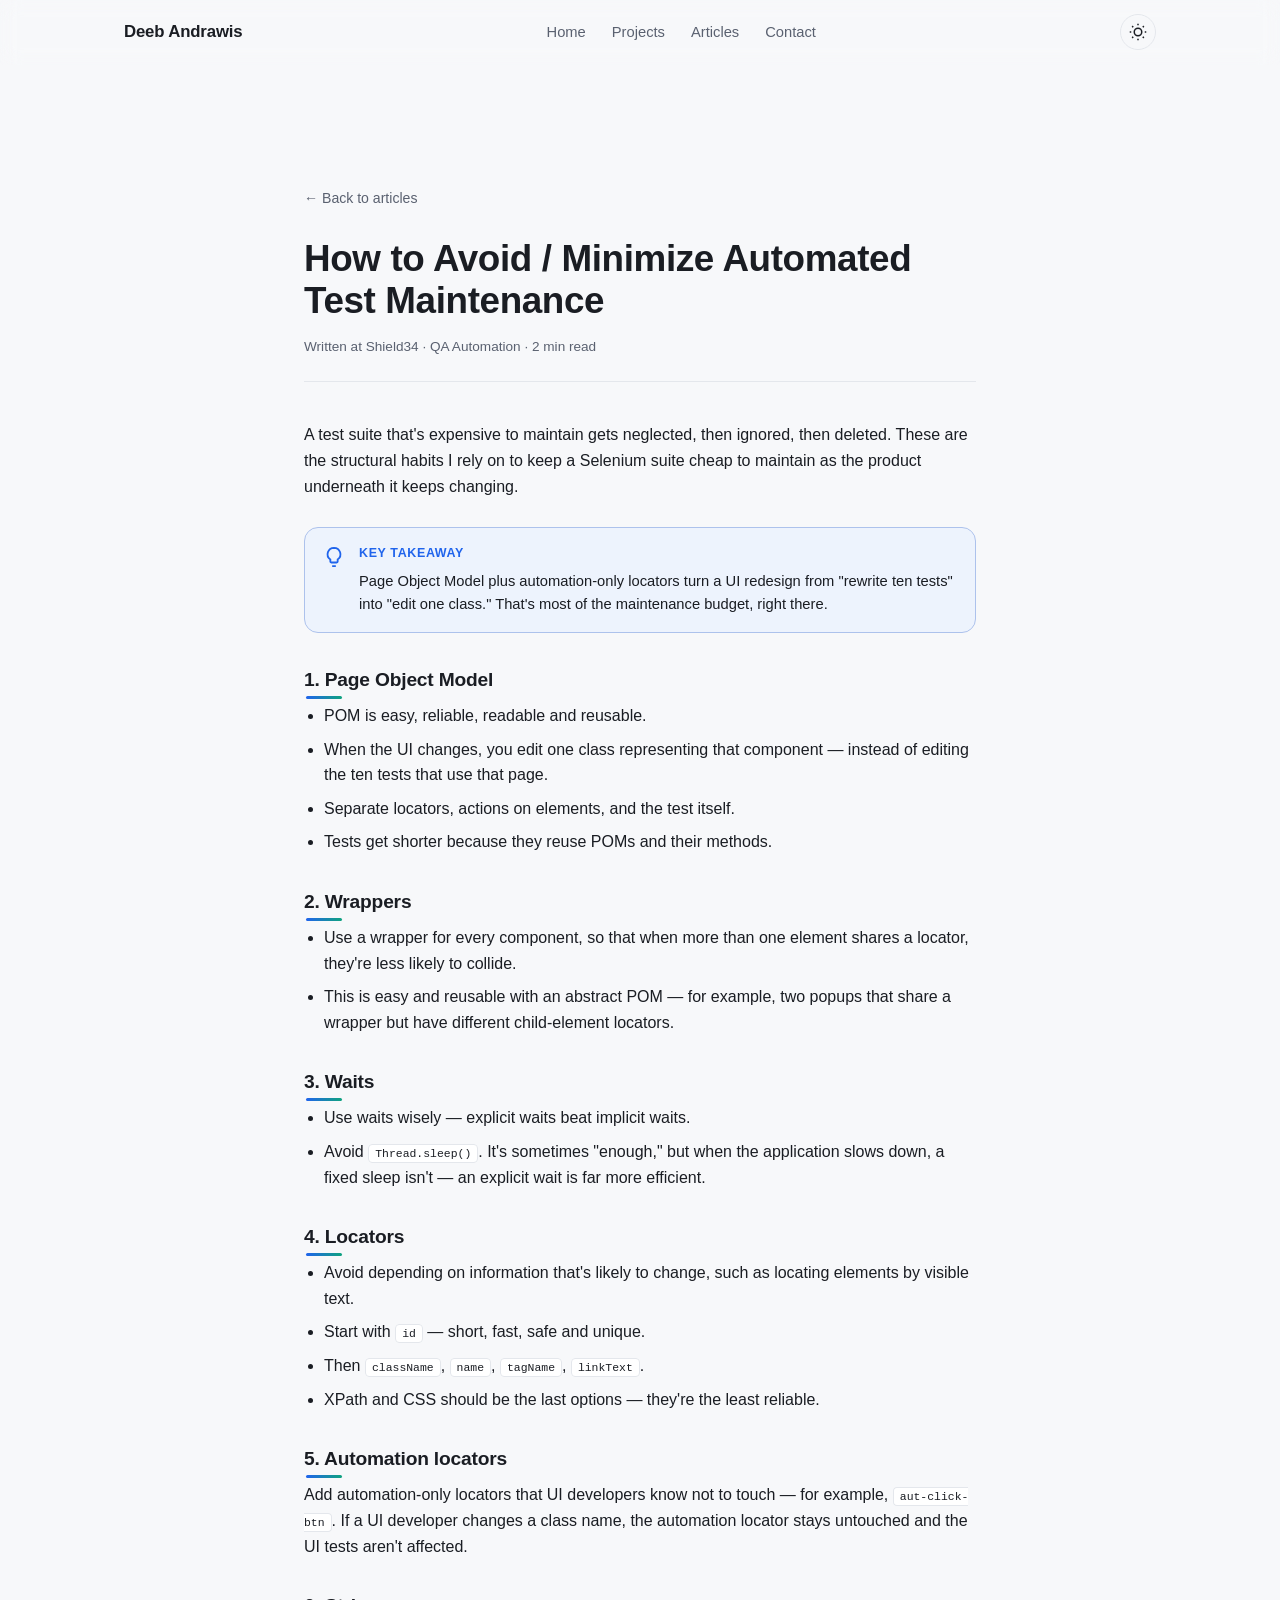
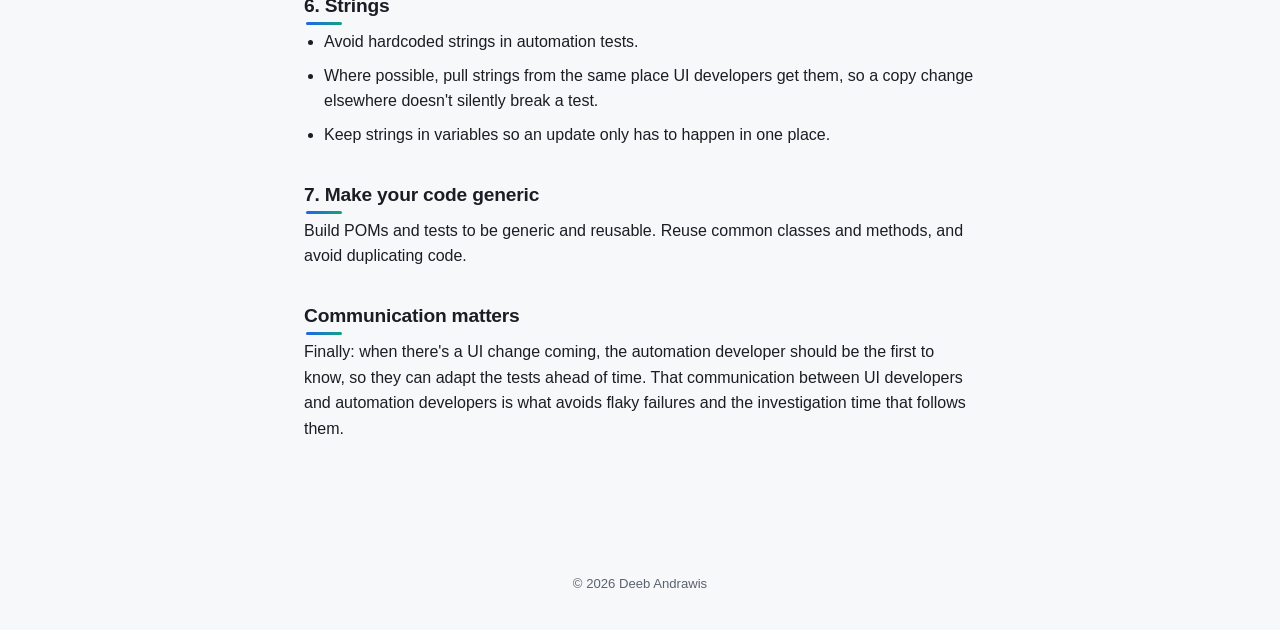
<file: articles/minimize-test-maintenance.html>
<!doctype html>
<html lang="en">
<head>
<meta charset="utf-8">
<meta name="viewport" content="width=device-width, initial-scale=1">
<title>How to Minimize Automated Test Maintenance — Deeb Andrawis</title>
<meta name="description" content="How to keep a Selenium automation suite cheap to maintain: Page Object Model, wrappers, locator strategy, and writing generic, reusable code.">
<link rel="icon" href="data:,">
<link rel="stylesheet" href="../assets/css/styles.css">
</head>
<body>
<a class="skip-link" href="#main-content">Skip to content</a>

<header class="site-header scrolled">
  <div class="nav-row">
    <a class="logo" href="../index.html">Deeb Andrawis</a>
    <nav class="primary-nav" id="primary-nav">
      <ul>
        <li><a href="../index.html#home">Home</a></li>
        <li><a href="../index.html#projects">Projects</a></li>
        <li><a href="../index.html#articles">Articles</a></li>
        <li><a href="../index.html#contact">Contact</a></li>
      </ul>
    </nav>
    <div class="nav-actions">
      <button class="theme-toggle" id="theme-toggle" aria-label="Toggle dark mode" title="Toggle dark mode">
        <svg id="theme-icon" width="18" height="18" viewBox="0 0 24 24" fill="none" stroke="currentColor" stroke-width="2">
          <g class="sun"><circle cx="12" cy="12" r="5"></circle><path d="M12 1v2M12 21v2M4.2 4.2l1.4 1.4M18.4 18.4l1.4 1.4M1 12h2M21 12h2M4.2 19.8l1.4-1.4M18.4 5.6l1.4-1.4"></path></g>
          <g class="moon"><path d="M20 14.5A8.5 8.5 0 1 1 9.5 4a7 7 0 0 0 10.5 10.5z" fill="currentColor" stroke="none"></path></g>
        </svg>
      </button>
      <button class="nav-toggle" id="nav-toggle" aria-label="Toggle menu">
        <svg width="18" height="18" viewBox="0 0 24 24" fill="none" stroke="currentColor" stroke-width="2"><path d="M3 6h18M3 12h18M3 18h18"></path></svg>
      </button>
    </div>
  </div>
</header>

<main id="main-content">
  <article class="article-page">
    <a class="back-link" href="../index.html#articles">← Back to articles</a>
    <h1>How to Avoid / Minimize Automated Test Maintenance</h1>
    <p class="article-meta">Written at Shield34 · QA Automation · <span class="read-time">2 min read</span></p>

    <div class="article-body">
      <p>A test suite that's expensive to maintain gets neglected, then ignored, then deleted. These are the structural habits I rely on to keep a Selenium suite cheap to maintain as the product underneath it keeps changing.</p>

      <div class="callout">
        <svg class="callout-icon" width="22" height="22" viewBox="0 0 24 24" fill="none" stroke="currentColor" stroke-width="2"><path d="M9 18h6M10 22h4M12 2a7 7 0 0 0-4 12.74V17a1 1 0 0 0 1 1h6a1 1 0 0 0 1-1v-2.26A7 7 0 0 0 12 2z"/></svg>
        <div class="callout-body">
          <strong>Key takeaway</strong>
          <p>Page Object Model plus automation-only locators turn a UI redesign from "rewrite ten tests" into "edit one class." That's most of the maintenance budget, right there.</p>
        </div>
      </div>

      <h2>1. Page Object Model</h2>
      <ul>
        <li>POM is easy, reliable, readable and reusable.</li>
        <li>When the UI changes, you edit one class representing that component — instead of editing the ten tests that use that page.</li>
        <li>Separate locators, actions on elements, and the test itself.</li>
        <li>Tests get shorter because they reuse POMs and their methods.</li>
      </ul>

      <h2>2. Wrappers</h2>
      <ul>
        <li>Use a wrapper for every component, so that when more than one element shares a locator, they're less likely to collide.</li>
        <li>This is easy and reusable with an abstract POM — for example, two popups that share a wrapper but have different child-element locators.</li>
      </ul>

      <h2>3. Waits</h2>
      <ul>
        <li>Use waits wisely — explicit waits beat implicit waits.</li>
        <li>Avoid <code>Thread.sleep()</code>. It's sometimes "enough," but when the application slows down, a fixed sleep isn't — an explicit wait is far more efficient.</li>
      </ul>

      <h2>4. Locators</h2>
      <ul>
        <li>Avoid depending on information that's likely to change, such as locating elements by visible text.</li>
        <li>Start with <code>id</code> — short, fast, safe and unique.</li>
        <li>Then <code>className</code>, <code>name</code>, <code>tagName</code>, <code>linkText</code>.</li>
        <li>XPath and CSS should be the last options — they're the least reliable.</li>
      </ul>

      <h2>5. Automation locators</h2>
      <p>Add automation-only locators that UI developers know not to touch — for example, <code>aut-click-btn</code>. If a UI developer changes a class name, the automation locator stays untouched and the UI tests aren't affected.</p>

      <h2>6. Strings</h2>
      <ul>
        <li>Avoid hardcoded strings in automation tests.</li>
        <li>Where possible, pull strings from the same place UI developers get them, so a copy change elsewhere doesn't silently break a test.</li>
        <li>Keep strings in variables so an update only has to happen in one place.</li>
      </ul>

      <h2>7. Make your code generic</h2>
      <p>Build POMs and tests to be generic and reusable. Reuse common classes and methods, and avoid duplicating code.</p>

      <h2>Communication matters</h2>
      <p>Finally: when there's a UI change coming, the automation developer should be the first to know, so they can adapt the tests ahead of time. That communication between UI developers and automation developers is what avoids flaky failures and the investigation time that follows them.</p>
    </div>
  </article>
</main>

<footer class="site-footer">
  <div class="container">
    <p>© <span id="year"></span> Deeb Andrawis</p>
  </div>
</footer>

<script src="../assets/js/main.js"></script>
</body>
</html>
</file>
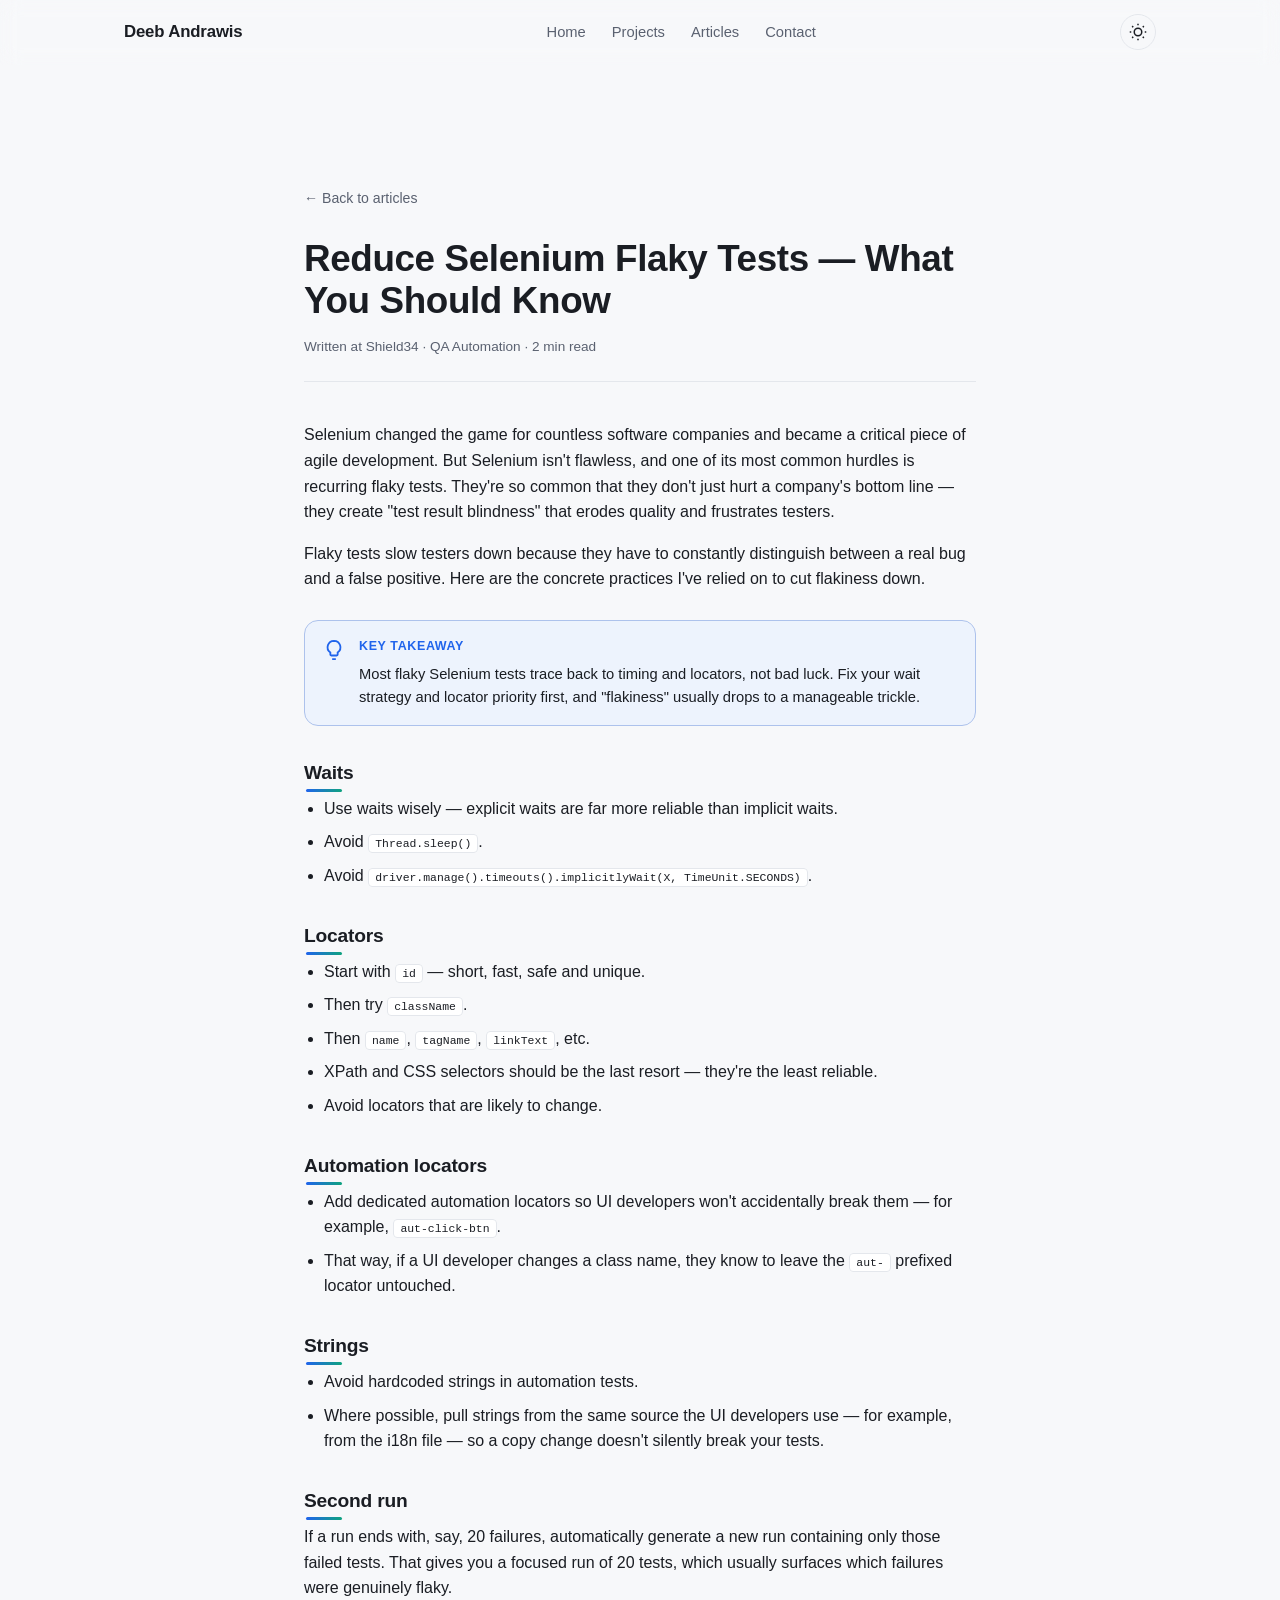
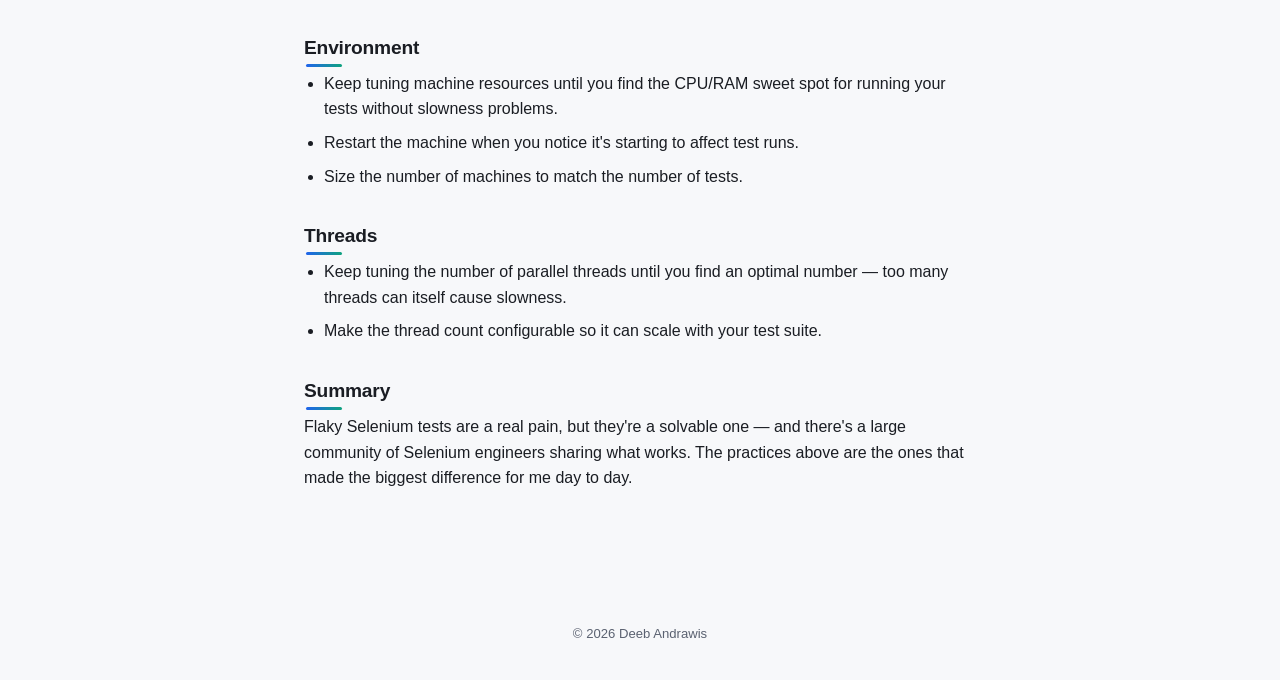
<file: articles/reduce-flaky-selenium-tests.html>
<!doctype html>
<html lang="en">
<head>
<meta charset="utf-8">
<meta name="viewport" content="width=device-width, initial-scale=1">
<title>Reduce Selenium Flaky Tests — Deeb Andrawis</title>
<meta name="description" content="Practical tips for reducing flaky Selenium tests: waits, locator strategy, automation locators, strings, and environment tuning.">
<link rel="icon" href="data:,">
<link rel="stylesheet" href="../assets/css/styles.css">
</head>
<body>
<a class="skip-link" href="#main-content">Skip to content</a>

<header class="site-header scrolled">
  <div class="nav-row">
    <a class="logo" href="../index.html">Deeb Andrawis</a>
    <nav class="primary-nav" id="primary-nav">
      <ul>
        <li><a href="../index.html#home">Home</a></li>
        <li><a href="../index.html#projects">Projects</a></li>
        <li><a href="../index.html#articles">Articles</a></li>
        <li><a href="../index.html#contact">Contact</a></li>
      </ul>
    </nav>
    <div class="nav-actions">
      <button class="theme-toggle" id="theme-toggle" aria-label="Toggle dark mode" title="Toggle dark mode">
        <svg id="theme-icon" width="18" height="18" viewBox="0 0 24 24" fill="none" stroke="currentColor" stroke-width="2">
          <g class="sun"><circle cx="12" cy="12" r="5"></circle><path d="M12 1v2M12 21v2M4.2 4.2l1.4 1.4M18.4 18.4l1.4 1.4M1 12h2M21 12h2M4.2 19.8l1.4-1.4M18.4 5.6l1.4-1.4"></path></g>
          <g class="moon"><path d="M20 14.5A8.5 8.5 0 1 1 9.5 4a7 7 0 0 0 10.5 10.5z" fill="currentColor" stroke="none"></path></g>
        </svg>
      </button>
      <button class="nav-toggle" id="nav-toggle" aria-label="Toggle menu">
        <svg width="18" height="18" viewBox="0 0 24 24" fill="none" stroke="currentColor" stroke-width="2"><path d="M3 6h18M3 12h18M3 18h18"></path></svg>
      </button>
    </div>
  </div>
</header>

<main id="main-content">
  <article class="article-page">
    <a class="back-link" href="../index.html#articles">← Back to articles</a>
    <h1>Reduce Selenium Flaky Tests — What You Should Know</h1>
    <p class="article-meta">Written at Shield34 · QA Automation · <span class="read-time">2 min read</span></p>

    <div class="article-body">
      <p>Selenium changed the game for countless software companies and became a critical piece of agile development. But Selenium isn't flawless, and one of its most common hurdles is recurring flaky tests. They're so common that they don't just hurt a company's bottom line — they create "test result blindness" that erodes quality and frustrates testers.</p>
      <p>Flaky tests slow testers down because they have to constantly distinguish between a real bug and a false positive. Here are the concrete practices I've relied on to cut flakiness down.</p>

      <div class="callout">
        <svg class="callout-icon" width="22" height="22" viewBox="0 0 24 24" fill="none" stroke="currentColor" stroke-width="2"><path d="M9 18h6M10 22h4M12 2a7 7 0 0 0-4 12.74V17a1 1 0 0 0 1 1h6a1 1 0 0 0 1-1v-2.26A7 7 0 0 0 12 2z"/></svg>
        <div class="callout-body">
          <strong>Key takeaway</strong>
          <p>Most flaky Selenium tests trace back to timing and locators, not bad luck. Fix your wait strategy and locator priority first, and "flakiness" usually drops to a manageable trickle.</p>
        </div>
      </div>

      <h2>Waits</h2>
      <ul>
        <li>Use waits wisely — explicit waits are far more reliable than implicit waits.</li>
        <li>Avoid <code>Thread.sleep()</code>.</li>
        <li>Avoid <code>driver.manage().timeouts().implicitlyWait(X, TimeUnit.SECONDS)</code>.</li>
      </ul>

      <h2>Locators</h2>
      <ul>
        <li>Start with <code>id</code> — short, fast, safe and unique.</li>
        <li>Then try <code>className</code>.</li>
        <li>Then <code>name</code>, <code>tagName</code>, <code>linkText</code>, etc.</li>
        <li>XPath and CSS selectors should be the last resort — they're the least reliable.</li>
        <li>Avoid locators that are likely to change.</li>
      </ul>

      <h2>Automation locators</h2>
      <ul>
        <li>Add dedicated automation locators so UI developers won't accidentally break them — for example, <code>aut-click-btn</code>.</li>
        <li>That way, if a UI developer changes a class name, they know to leave the <code>aut-</code> prefixed locator untouched.</li>
      </ul>

      <h2>Strings</h2>
      <ul>
        <li>Avoid hardcoded strings in automation tests.</li>
        <li>Where possible, pull strings from the same source the UI developers use — for example, from the i18n file — so a copy change doesn't silently break your tests.</li>
      </ul>

      <h2>Second run</h2>
      <p>If a run ends with, say, 20 failures, automatically generate a new run containing only those failed tests. That gives you a focused run of 20 tests, which usually surfaces which failures were genuinely flaky.</p>

      <h2>Environment</h2>
      <ul>
        <li>Keep tuning machine resources until you find the CPU/RAM sweet spot for running your tests without slowness problems.</li>
        <li>Restart the machine when you notice it's starting to affect test runs.</li>
        <li>Size the number of machines to match the number of tests.</li>
      </ul>

      <h2>Threads</h2>
      <ul>
        <li>Keep tuning the number of parallel threads until you find an optimal number — too many threads can itself cause slowness.</li>
        <li>Make the thread count configurable so it can scale with your test suite.</li>
      </ul>

      <h2>Summary</h2>
      <p>Flaky Selenium tests are a real pain, but they're a solvable one — and there's a large community of Selenium engineers sharing what works. The practices above are the ones that made the biggest difference for me day to day.</p>
    </div>
  </article>
</main>

<footer class="site-footer">
  <div class="container">
    <p>© <span id="year"></span> Deeb Andrawis</p>
  </div>
</footer>

<script src="../assets/js/main.js"></script>
</body>
</html>
</file>
<file: assets/css/styles.css>
/* ===== Design tokens ===== */
:root {
  --bg: #f7f8fa;
  --bg-alt: #ffffff;
  --bg-raised: #ffffff;
  --text: #1a1d23;
  --text-muted: #5a6170;
  --border: #e4e7ec;
  --accent: #2064ec;
  --accent-ink: #ffffff;
  --accent-soft: #eaf0ff;
  --tier-now: #2f6fed;
  --tier-mid: #10a37f;
  --tier-early: #9aa3b2;
  --shadow: 0 8px 24px rgba(20, 24, 33, 0.08);
  --radius: 14px;
  --maxw: 1080px;
  --ease: cubic-bezier(.2, .7, .2, 1);
}

@media (prefers-reduced-motion: reduce) {
  html { scroll-behavior: auto; }
  *, *::before, *::after {
    animation: none !important;
    transition: none !important;
  }
  .pre { opacity: 1 !important; transform: none !important; }
}

@media (prefers-color-scheme: dark) {
  :root:not([data-theme="light"]) {
    --bg: #11131a;
    --bg-alt: #171a23;
    --bg-raised: #1c1f2a;
    --text: #eef0f4;
    --text-muted: #9aa1b2;
    --border: #272b38;
    --accent: #6a9bff;
    --accent-ink: #0b1020;
    --accent-soft: #1c2740;
    --tier-now: #6a9bff;
    --tier-mid: #35c9a0;
    --tier-early: #6b7280;
    --shadow: 0 8px 28px rgba(0, 0, 0, 0.45);
  }
}

:root[data-theme="dark"] {
  --bg: #11131a;
  --bg-alt: #171a23;
  --bg-raised: #1c1f2a;
  --text: #eef0f4;
  --text-muted: #9aa1b2;
  --border: #272b38;
  --accent: #6a9bff;
  --accent-ink: #0b1020;
  --accent-soft: #1c2740;
  --tier-now: #6a9bff;
  --tier-mid: #35c9a0;
  --tier-early: #6b7280;
  --shadow: 0 8px 28px rgba(0, 0, 0, 0.45);
}

* { box-sizing: border-box; }
html { scroll-behavior: smooth; }
body {
  margin: 0;
  font-family: "Inter", -apple-system, BlinkMacSystemFont, "Segoe UI", Roboto, Helvetica, Arial, sans-serif;
  background: var(--bg);
  color: var(--text);
  line-height: 1.6;
  -webkit-font-smoothing: antialiased;
  font-feature-settings: "ss01" 1;
  transition: background-color .3s var(--ease), color .3s var(--ease);
}

a { color: var(--accent); text-decoration: none; transition: color .2s var(--ease); }
a:hover { text-decoration: underline; }

/* Inline links within running text must not rely on color alone */
p a:not(.btn) {
  text-decoration: underline;
  text-decoration-color: color-mix(in srgb, var(--accent) 50%, transparent);
  text-underline-offset: 3px;
}
p a:not(.btn):hover { text-decoration-color: currentColor; }

:focus-visible {
  outline: 2px solid var(--accent);
  outline-offset: 3px;
  border-radius: 4px;
}

.skip-link {
  position: absolute;
  left: -999px;
  top: 0;
  background: var(--accent);
  color: var(--accent-ink);
  padding: 8px 14px;
  border-radius: 0 0 8px 0;
  z-index: 200;
}
.skip-link:focus { left: 0; }

.container {
  max-width: var(--maxw);
  margin: 0 auto;
  padding: 0 24px;
}

section { padding: 96px 0; border-bottom: 1px solid var(--border); }
section:last-of-type { border-bottom: none; }
@media (max-width: 760px) {
  section { padding: 64px 0; }
  .container { padding: 0 20px; }
}

.eyebrow {
  display: inline-block;
  font-size: 0.78rem;
  font-weight: 600;
  letter-spacing: 0.08em;
  text-transform: uppercase;
  color: var(--accent);
  margin-bottom: 14px;
}

h1, h2, h3 {
  line-height: 1.15;
  margin: 0;
  font-family: "Space Grotesk", "Inter", -apple-system, BlinkMacSystemFont, "Segoe UI", Roboto, Helvetica, Arial, sans-serif;
  letter-spacing: -0.01em;
}
h2 {
  font-size: clamp(1.7rem, 3vw, 2.2rem);
  margin-bottom: 10px;
  position: relative;
  width: fit-content;
}
h2::after {
  content: "";
  position: absolute;
  left: 2px;
  bottom: -8px;
  width: 36px;
  height: 3px;
  border-radius: 999px;
  background: linear-gradient(90deg, var(--accent), var(--tier-mid));
}
.section-sub { color: var(--text-muted); margin-bottom: 44px; max-width: 640px; margin-top: 16px; }

/* ===== Header / nav ===== */
header.site-header {
  position: sticky;
  top: 0;
  z-index: 100;
  background: transparent;
  backdrop-filter: blur(10px);
  border-bottom: 1px solid transparent;
  transition: background-color .3s var(--ease), border-color .3s var(--ease);
}
header.site-header.scrolled {
  background: color-mix(in srgb, var(--bg) 85%, transparent);
  border-bottom-color: var(--border);
}
.nav-row {
  display: flex;
  align-items: center;
  justify-content: space-between;
  padding: 14px 24px;
  max-width: var(--maxw);
  margin: 0 auto;
}
.logo {
  font-family: "Space Grotesk", "Inter", -apple-system, BlinkMacSystemFont, "Segoe UI", Roboto, Helvetica, Arial, sans-serif;
  font-weight: 700;
  font-size: 1.05rem;
  letter-spacing: -0.01em;
  color: var(--text);
  text-decoration: none;
  transition: color .2s var(--ease);
}
.logo:hover { color: var(--accent); }
.logo:hover { text-decoration: none; }
nav.primary-nav ul {
  display: flex;
  gap: 26px;
  list-style: none;
  margin: 0;
  padding: 0;
}
nav.primary-nav a {
  position: relative;
  color: var(--text-muted);
  font-size: 0.92rem;
  font-weight: 500;
  transition: color .2s var(--ease);
}
nav.primary-nav a:hover { color: var(--text); text-decoration: none; }
nav.primary-nav a::before {
  content: "";
  position: absolute;
  left: 0;
  right: 0;
  bottom: -6px;
  height: 2px;
  border-radius: 2px;
  background: var(--text-muted);
  transform: scaleX(0);
  transform-origin: left;
  transition: transform .3s var(--ease), background-color .2s var(--ease);
}
nav.primary-nav a:hover::before { transform: scaleX(1); background: var(--text-muted); }
nav.primary-nav a.active { color: var(--text); }
nav.primary-nav a.active::after {
  content: "";
  position: absolute;
  left: 0;
  right: 0;
  bottom: -6px;
  height: 2px;
  border-radius: 2px;
  background: var(--accent);
}
nav.primary-nav a.active::before { display: none; }
.nav-actions { display: flex; align-items: center; gap: 14px; }
.theme-toggle {
  background: none;
  border: 1px solid var(--border);
  border-radius: 999px;
  width: 36px;
  height: 36px;
  display: inline-flex;
  align-items: center;
  justify-content: center;
  cursor: pointer;
  color: var(--text);
}
.theme-toggle svg .sun, .theme-toggle svg .moon {
  transform-origin: center;
  transition: opacity .4s var(--ease), transform .5s var(--ease);
}
.theme-toggle svg .moon { opacity: 0; transform: rotate(-90deg) scale(.4); }
.theme-toggle svg .sun { opacity: 1; transform: rotate(0deg) scale(1); }
@media (prefers-color-scheme: dark) {
  :root:not([data-theme="light"]) .theme-toggle svg .sun { opacity: 0; transform: rotate(90deg) scale(.4); }
  :root:not([data-theme="light"]) .theme-toggle svg .moon { opacity: 1; transform: rotate(0deg) scale(1); }
}
:root[data-theme="dark"] .theme-toggle svg .sun { opacity: 0; transform: rotate(90deg) scale(.4); }
:root[data-theme="dark"] .theme-toggle svg .moon { opacity: 1; transform: rotate(0deg) scale(1); }
.nav-toggle {
  display: none;
  background: none;
  border: 1px solid var(--border);
  border-radius: 8px;
  width: 38px;
  height: 38px;
  cursor: pointer;
  color: var(--text);
}
.nav-toggle svg { transition: transform .25s var(--ease); }
.nav-toggle[aria-expanded="true"] svg { transform: rotate(90deg); }

@media (max-width: 760px) {
  nav.primary-nav { display: none; }
  nav.primary-nav.open {
    display: block;
    position: absolute;
    top: 64px;
    left: 0; right: 0;
    background: var(--bg-alt);
    border-bottom: 1px solid var(--border);
    padding: 12px 24px 20px;
  }
  nav.primary-nav.open ul { flex-direction: column; gap: 16px; }
  .nav-toggle { display: inline-flex; align-items: center; justify-content: center; }
}

/* ===== Hero ===== */
.hero-section { position: relative; padding-top: 72px; overflow: hidden; }
.hero-bg { position: absolute; inset: 0; z-index: 0; overflow: hidden; filter: blur(60px); pointer-events: none; }
.hero-bg .blob { position: absolute; border-radius: 50%; opacity: .35; }
.hero-bg .blob-a { width: 420px; height: 420px; background: var(--accent); top: -140px; left: -110px; animation: drift1 18s var(--ease) infinite alternate; }
.hero-bg .blob-b { width: 360px; height: 360px; background: var(--tier-mid); bottom: -150px; right: -90px; animation: drift2 22s var(--ease) infinite alternate; }
.hero-bg .blob-c { width: 280px; height: 280px; background: var(--accent); top: 35%; right: 8%; opacity: .22; animation: drift3 15s var(--ease) infinite alternate; }
@keyframes drift1 { to { transform: translate(60px, 40px) scale(1.12); } }
@keyframes drift2 { to { transform: translate(-50px, -30px) scale(1.15); } }
@keyframes drift3 { to { transform: translate(30px, -40px) scale(0.9); } }
.hero-section .container.hero,
.hero-section .cue { position: relative; z-index: 1; }
.hero {
  display: grid;
  grid-template-columns: 1.1fr 0.9fr;
  gap: 48px;
  align-items: center;
}
@media (max-width: 760px) {
  .hero { grid-template-columns: 1fr; text-align: center; }
  .hero-socials { justify-content: center; }
  .hero-meta { align-items: center; }
  .hero-cta-row { justify-content: center; }
}
.hero-cta-row { display: flex; gap: 14px; flex-wrap: wrap; }
.hero h1 {
  font-size: clamp(2.2rem, 5vw, 3.2rem);
  overflow: visible;
  background: linear-gradient(120deg, var(--text) 55%, var(--accent));
  -webkit-background-clip: text;
  background-clip: text;
  color: transparent;
}
.hero h1 .ch {
  display: inline-block;
  animation: rise .8s var(--ease) both;
}
.hero .role {
  font-size: 1.05rem;
  color: var(--text-muted);
  margin: 14px 0 18px;
  font-weight: 500;
  opacity: 0;
  animation: fade .6s .55s var(--ease) both;
}
.hero .pitch {
  font-size: 1.1rem; max-width: 520px; margin-bottom: 28px;
  opacity: 0;
  animation: fade .6s .7s var(--ease) both;
}
.hero-meta {
  display: flex; flex-direction: column; gap: 4px; color: var(--text-muted); font-size: 0.92rem; margin-bottom: 26px;
  opacity: 0;
  animation: fade .6s .85s var(--ease) both;
}

.hero-socials {
  display: flex; gap: 12px; margin-bottom: 30px;
  opacity: 0;
  animation: fade .6s 1s var(--ease) both;
}
.hero-cta-row {
  opacity: 0;
  animation: fade .6s 1.15s var(--ease) both;
}
.portrait-wrap {
  opacity: 0;
  animation: fade .7s .3s var(--ease) both;
}

@keyframes rise {
  from { opacity: 0; transform: translateY(.4em); }
}
@keyframes fade {
  from { opacity: 0; transform: translateY(6px); }
  to { opacity: 1; transform: none; }
}
@keyframes bob {
  50% { transform: translateY(4px); }
}

.cue {
  display: flex;
  justify-content: center;
  margin-top: 36px;
  color: var(--text-muted);
  opacity: 0;
  animation: fade .6s 1.3s var(--ease) both;
}
.cue svg { animation: bob 2.4s var(--ease) infinite; }
.cue:hover { color: var(--accent); }
.icon-btn {
  width: 42px; height: 42px;
  border-radius: 50%;
  border: 1px solid var(--border);
  display: inline-flex; align-items: center; justify-content: center;
  color: var(--text);
  background: var(--bg-raised);
  transition: transform .3s var(--ease), border-color .2s var(--ease), color .2s var(--ease), box-shadow .3s var(--ease);
}
.icon-btn:hover {
  border-color: var(--accent);
  color: var(--accent);
  transform: translateY(-3px);
  text-decoration: none;
  box-shadow: 0 10px 20px -8px color-mix(in srgb, var(--accent) 45%, transparent);
}

.btn {
  display: inline-flex;
  align-items: center;
  gap: 8px;
  padding: 12px 22px;
  border-radius: 999px;
  font-weight: 600;
  font-size: 0.94rem;
  border: 1px solid var(--accent);
  cursor: pointer;
  transition: background-color .2s var(--ease), border-color .2s var(--ease), color .2s var(--ease), transform .25s var(--ease), box-shadow .3s var(--ease);
}
.btn:hover { transform: translateY(-2px); }
.btn-primary { background: var(--accent); color: var(--accent-ink); }
.btn-primary:hover { opacity: .92; text-decoration: none; box-shadow: 0 12px 24px -10px color-mix(in srgb, var(--accent) 60%, transparent); }
.btn-ghost { background: transparent; color: var(--text); border-color: var(--border); }
.btn-ghost:hover { border-color: var(--accent); color: var(--accent); text-decoration: none; box-shadow: 0 10px 20px -10px color-mix(in srgb, var(--accent) 35%, transparent); }

.portrait-wrap {
  position: relative;
  width: 260px;
  height: 260px;
  margin: 0 auto;
}
.hero-portrait {
  position: relative;
  z-index: 2;
  width: 100%; height: 100%;
  border-radius: 50%;
  padding: 6px;
  background: linear-gradient(135deg, var(--accent), var(--tier-mid));
  box-shadow: var(--shadow);
  transition: transform .5s var(--ease);
}
.portrait-wrap:hover .hero-portrait { transform: translateY(-6px) scale(1.03); }
.hero-portrait img {
  width: 100%;
  height: 100%;
  object-fit: cover;
  border-radius: 50%;
  display: block;
  border: 4px solid var(--bg);
}
.hero-badge {
  position: absolute;
  z-index: 3;
  bottom: 2px;
  right: -14px;
  display: flex;
  flex-direction: column;
  align-items: center;
  justify-content: center;
  width: 78px;
  height: 78px;
  border-radius: 50%;
  background: var(--bg-raised);
  border: 1px solid var(--border);
  box-shadow: var(--shadow);
  text-align: center;
  opacity: 0;
  animation: fade .6s 1s var(--ease) both;
}
.hero-badge-num {
  font-family: "Space Grotesk", "Inter", sans-serif;
  font-weight: 700;
  font-size: 1.2rem;
  line-height: 1.1;
  background: linear-gradient(120deg, var(--accent), var(--tier-mid));
  -webkit-background-clip: text;
  background-clip: text;
  color: transparent;
}
.hero-badge-label {
  font-size: 0.56rem;
  font-weight: 600;
  color: var(--text-muted);
  line-height: 1.2;
  max-width: 56px;
}
@media (max-width: 760px) {
  .hero-badge { width: 70px; height: 70px; right: 6px; }
}

/* Orbit decoration */
.orbit-rings {
  position: absolute;
  top: 50%; left: 50%;
  width: 350px; height: 350px;
  margin: -175px 0 0 -175px;
  pointer-events: none;
  z-index: 1;
}
.orbit-rings .ring { fill: none; stroke: var(--border); stroke-width: 1.5; stroke-dasharray: 3 7; }
.orbit-rings .ring-2 { stroke-dasharray: 2 6; opacity: .7; }

.orbit-track {
  position: absolute;
  top: 50%; left: 50%;
  pointer-events: none;
  z-index: 1;
}
.orbit-track.outer { width: 350px; height: 350px; margin: -175px 0 0 -175px; }
.orbit-track.inner { width: 300px; height: 300px; margin: -150px 0 0 -150px; }
.orbit-offset, .orbit-spin { position: absolute; inset: 0; }
.orbit-spin { animation: spin linear infinite; }
.orbit-spin.cw-16 { animation-duration: 16s; }
.orbit-spin.ccw-24 { animation-duration: 24s; animation-direction: reverse; }
.orbit-spin.cw-34 { animation-duration: 34s; }
.orbit-dot {
  position: absolute;
  top: -4px; left: 50%;
  width: 9px; height: 9px;
  border-radius: 50%;
  transform: translateX(-50%);
}
.dot-a { background: var(--accent); box-shadow: 0 0 0 4px var(--accent-soft); }
.dot-b { background: var(--text-muted); }

@keyframes spin {
  to { transform: rotate(360deg); }
}

/* ===== About ===== */
.about-grid { display: grid; grid-template-columns: 1fr 260px; gap: 48px; }
@media (max-width: 760px) { .about-grid { grid-template-columns: 1fr; } }
.about-text p { margin: 0 0 16px; color: var(--text); }
.lang-card {
  background: var(--bg-raised);
  border: 1px solid var(--border);
  border-radius: var(--radius);
  padding: 20px;
  align-self: start;
}
.lang-card h3 { font-size: 0.95rem; margin-bottom: 14px; }
.lang-row { display: flex; justify-content: space-between; font-size: 0.88rem; margin-bottom: 10px; color: var(--text-muted); }
.lang-row span.level { color: var(--text); font-weight: 600; }

/* ===== Flagship project ===== */
.flagship-section {
  background: linear-gradient(180deg, var(--accent-soft) 0%, transparent 60%);
}

/* Alternating soft tint backgrounds for visual rhythm between sections */
#certificates,
#projects,
#talks {
  background: linear-gradient(180deg, var(--accent-soft) 0%, transparent 60%);
}
.flagship-grid {
  display: grid;
  grid-template-columns: 1.15fr 0.85fr;
  gap: 48px;
  align-items: start;
}
@media (max-width: 860px) {
  .flagship-grid { grid-template-columns: 1fr; }
}
.flagship-brand { display: flex; align-items: center; gap: 12px; margin-bottom: 14px; }
.flagship-brand .eyebrow { margin-bottom: 0; }
.flagship-logo {
  width: 36px;
  height: 36px;
  border-radius: 9px;
  box-shadow: var(--shadow);
  flex-shrink: 0;
}
.flagship-copy .pitch { color: var(--text-muted); font-size: 1.02rem; margin: 2px 0 28px; max-width: 620px; }
.flagship-stats {
  display: flex;
  flex-wrap: wrap;
  gap: 28px;
  margin-bottom: 26px;
  padding: 20px 0;
  border-top: 1px solid var(--border);
  border-bottom: 1px solid var(--border);
}
.flagship-stats .stat { display: flex; flex-direction: column; gap: 2px; transition: transform .25s var(--ease); }
.flagship-stats .stat:hover { transform: translateY(-3px); }
.flagship-stats .stat-num {
  font-size: 1.5rem;
  font-weight: 800;
  font-family: "Space Grotesk", "Inter", sans-serif;
  color: var(--accent);
  line-height: 1;
}
.flagship-stats .stat-label { font-size: 0.78rem; color: var(--text-muted); }
.flagship-copy .tech-chip-row { margin: 22px 0 28px; }
.flagship-highlights {
  display: grid;
  grid-template-columns: repeat(2, 1fr);
  gap: 16px;
}
@media (max-width: 560px) {
  .flagship-highlights { grid-template-columns: 1fr; }
}
.highlight-card {
  background: var(--bg-raised);
  border: 1px solid var(--border);
  border-radius: var(--radius);
  padding: 20px;
  box-shadow: var(--shadow);
  transition: transform .3s var(--ease), box-shadow .3s var(--ease), border-color .3s var(--ease);
}
.highlight-card:hover { transform: translateY(-5px); box-shadow: 0 16px 32px -12px color-mix(in srgb, var(--accent) 25%, var(--shadow)); border-color: var(--accent); }
.highlight-card:hover .highlight-icon { transform: scale(1.1) rotate(-4deg); }
.highlight-icon {
  display: inline-flex;
  align-items: center;
  justify-content: center;
  width: 36px;
  height: 36px;
  border-radius: 10px;
  background: var(--accent-soft);
  color: var(--accent);
  margin-bottom: 12px;
  transition: transform .3s var(--ease);
}
.highlight-card h3 { font-size: 0.95rem; margin-bottom: 8px; }
.highlight-card p { color: var(--text-muted); font-size: 0.85rem; margin: 0; }

/* ===== Journey ===== */
.flow-eyebrow {
  display: flex;
  align-items: center;
  gap: 10px;
  color: var(--accent);
  font-size: 0.78rem;
  font-weight: 700;
  letter-spacing: 0.08em;
  text-transform: uppercase;
  margin-bottom: 16px;
}
.flow-dash { width: 20px; height: 2px; background: var(--accent); display: inline-block; }
.flow-heading {
  display: flex;
  align-items: center;
  gap: 16px;
  flex-wrap: wrap;
  font-size: clamp(1.9rem, 4.2vw, 2.7rem);
  font-weight: 800;
  margin-bottom: 14px;
}
.flow-heading .flow-accent { color: var(--accent); }
.flow-arrow { color: var(--tier-mid); flex-shrink: 0; overflow: visible; }
.flow-arrow-line {
  animation: flow-dash 1s linear infinite;
}
.flow-arrow-head {
  transform-origin: 32px 10px;
  animation: flow-pulse 1s ease-in-out infinite;
}
@keyframes flow-dash {
  to { stroke-dashoffset: -20; }
}
@keyframes flow-pulse {
  0%, 100% { opacity: 0.55; transform: translateX(0); }
  50% { opacity: 1; transform: translateX(3px); }
}
@media (prefers-reduced-motion: reduce) {
  .flow-arrow-line, .flow-arrow-head { animation: none; }
}

.tag {
  font-size: 0.72rem;
  font-weight: 700;
  padding: 3px 10px;
  border-radius: 999px;
  background: var(--accent-soft);
  color: var(--accent);
}

.timeline { position: relative; margin-top: 44px; }
.timeline::before {
  content: "";
  position: absolute;
  left: 50%;
  top: 6px;
  bottom: 6px;
  width: 2px;
  background: var(--border);
  transform: translateX(-50%);
}
.tl-row {
  position: relative;
  display: flex;
  align-items: center;
  justify-content: space-between;
  gap: 24px;
  margin-bottom: 28px;
}
.tl-row.hidden-early { display: none; }
.tl-slot { width: 44%; min-width: 0; }
.tl-dot-wrap {
  position: absolute;
  left: 50%;
  top: 50%;
  transform: translate(-50%, -50%);
  z-index: 1;
}
.tl-dot {
  display: block;
  width: 12px;
  height: 12px;
  border-radius: 50%;
  background: var(--bg);
  border: 2px solid var(--border);
}
.tl-dot.filled { background: var(--accent); border-color: var(--accent); box-shadow: 0 0 0 4px var(--accent-soft); }

@media (max-width: 760px) {
  .timeline::before { display: none; }
  .tl-dot-wrap { display: none; }
  .tl-row { flex-direction: column; align-items: stretch; gap: 0; }
  .tl-slot { width: 100%; }
}

.role {
  border: 1px solid var(--border);
  border-radius: var(--radius);
  background: var(--bg-raised);
  overflow: hidden;
  transition: border-color .2s var(--ease), box-shadow .3s var(--ease), transform .3s var(--ease);
}
.role:hover:not(.open) { border-color: color-mix(in srgb, var(--accent) 50%, var(--border)); transform: translateY(-2px); box-shadow: var(--shadow); }
.role.open { border-color: var(--accent); box-shadow: var(--shadow); }
.role-head {
  display: flex;
  align-items: center;
  gap: 14px;
  padding: 18px 20px;
  cursor: pointer;
}
.role-badge {
  width: 44px;
  height: 44px;
  border-radius: 10px;
  background: var(--accent-soft);
  color: var(--accent);
  display: flex;
  align-items: center;
  justify-content: center;
  font-weight: 800;
  font-size: 0.78rem;
  flex-shrink: 0;
}
.role-badge.role-logo {
  background: #fff;
  padding: 6px;
}
.role-badge.role-logo img {
  width: 100%;
  height: 100%;
  object-fit: contain;
}
.role-head-text { display: flex; flex-direction: column; gap: 2px; flex: 1; min-width: 0; }
.role-company-name { font-weight: 700; font-size: 0.98rem; }
.role-title-line { color: var(--text-muted); font-size: 0.86rem; }
.role-dates-line { color: var(--text-muted); font-size: 0.78rem; opacity: .85; }
.role-chevron { transition: transform .3s var(--ease); color: var(--text-muted); flex-shrink: 0; }
.role.open .role-chevron { transform: rotate(180deg); }
.role-body {
  display: grid;
  grid-template-rows: 0fr;
  overflow: hidden;
  transition: grid-template-rows .35s var(--ease);
}
.role.open .role-body { grid-template-rows: 1fr; }
.role-body > .role-body-inner { overflow: hidden; min-height: 0; }
.role-body-inner { padding: 0 20px 20px 78px; }
.role-body-inner ul { margin: 0; padding-left: 20px; color: var(--text-muted); font-size: 0.92rem; }
.role-body-inner li { margin-bottom: 8px; }

.show-more-row { text-align: center; margin-top: 10px; }
.link-btn {
  background: none; border: none; color: var(--accent);
  font-weight: 600; cursor: pointer; font-size: 0.9rem;
}
.tl-cv-note { text-align: center; color: var(--text-muted); font-size: 0.86rem; margin-top: 14px; }

/* ===== Education ===== */
.edu-grid { display: grid; grid-template-columns: repeat(auto-fit, minmax(260px, 1fr)); gap: 20px; }
.edu-card {
  border: 1px solid var(--border);
  background: var(--bg-raised);
  border-radius: var(--radius);
  padding: 22px;
  transition: transform .3s var(--ease), box-shadow .3s var(--ease), border-color .3s var(--ease);
}
.edu-card:hover { transform: translateY(-4px); box-shadow: var(--shadow); border-color: var(--accent); }
.edu-card .edu-dates { font-size: 0.78rem; color: var(--accent); font-weight: 700; margin-bottom: 8px; }
.edu-card-head { display: flex; align-items: center; justify-content: space-between; gap: 10px; margin-bottom: 8px; }
.edu-card-head .edu-dates { margin-bottom: 0; }
.edu-logo { width: 36px; height: 36px; border-radius: 8px; background: #fff; padding: 4px; object-fit: contain; border: 1px solid var(--border); flex-shrink: 0; }
.edu-card h3 { font-size: 1rem; margin-bottom: 4px; }
.edu-card p { color: var(--text-muted); font-size: 0.88rem; margin: 2px 0 0; }

.cert-grid { display: grid; grid-template-columns: repeat(auto-fit, minmax(240px, 1fr)); gap: 20px; }
.cert-card {
  display: block;
  border: 1px solid var(--border);
  background: var(--bg-raised);
  border-radius: var(--radius);
  overflow: hidden;
  color: var(--text);
  text-decoration: none;
  transition: transform .25s var(--ease), box-shadow .25s var(--ease), border-color .25s var(--ease);
}
.cert-card:hover { transform: translateY(-4px); box-shadow: var(--shadow); border-color: var(--accent); text-decoration: none; }
.cert-thumb { width: 100%; aspect-ratio: 4 / 3; object-fit: cover; object-position: top; display: block; background: #fff; }
.cert-body { padding: 16px 18px 18px; }
.cert-body h3 { font-size: 1rem; margin-bottom: 4px; }
.cert-body p { color: var(--text-muted); font-size: 0.88rem; margin: 2px 0 0; }
.cert-body .edu-dates { font-size: 0.78rem; color: var(--accent); font-weight: 700; margin-bottom: 6px; }

/* ===== Skills ===== */
.legend { display: flex; gap: 22px; margin-bottom: 28px; flex-wrap: wrap; }
.legend-item { display: flex; align-items: center; gap: 8px; font-size: 0.85rem; color: var(--text-muted); }
.dot { width: 10px; height: 10px; border-radius: 50%; display: inline-block; }
.dot.now { background: var(--tier-now); }
.dot.mid { background: var(--tier-mid); }
.dot.early { background: var(--tier-early); }

.skill-groups { display: grid; grid-template-columns: repeat(auto-fit, minmax(240px, 1fr)); gap: 20px; }
.skill-card {
  background: var(--bg-raised);
  border: 1px solid var(--border);
  border-radius: var(--radius);
  padding: 20px;
}
.skill-card h3 { font-size: 0.92rem; margin-bottom: 14px; color: var(--text-muted); text-transform: uppercase; letter-spacing: 0.04em; font-weight: 700; }
.chip-row { display: flex; flex-wrap: wrap; gap: 8px; }
.chip {
  display: inline-flex;
  align-items: center;
  gap: 6px;
  padding: 6px 12px;
  border-radius: 999px;
  border: 1px solid var(--border);
  font-size: 0.82rem;
  font-weight: 600;
  background: var(--bg-alt);
  cursor: default;
  position: relative;
  transition: transform .25s var(--ease), box-shadow .25s var(--ease), background-color .25s var(--ease), border-color .25s var(--ease);
}
.chip[data-tier="now"] { border-color: var(--tier-now); }
.chip[data-tier="mid"] { border-color: var(--tier-mid); }
.chip[data-tier="early"] { border-color: var(--tier-early); }
.chip::before { content: ""; width: 7px; height: 7px; border-radius: 50%; transition: transform .25s var(--ease); }
.chip[data-tier="now"]::before { background: var(--tier-now); }
.chip[data-tier="mid"]::before { background: var(--tier-mid); }
.chip[data-tier="early"]::before { background: var(--tier-early); }
.chip:hover { transform: translateY(-3px); }
.chip:hover::before { transform: scale(1.3); }
.chip[data-tier="now"]:hover { background: color-mix(in srgb, var(--tier-now) 14%, var(--bg-alt)); box-shadow: 0 10px 18px -10px color-mix(in srgb, var(--tier-now) 60%, transparent); }
.chip[data-tier="mid"]:hover { background: color-mix(in srgb, var(--tier-mid) 14%, var(--bg-alt)); box-shadow: 0 10px 18px -10px color-mix(in srgb, var(--tier-mid) 60%, transparent); }
.chip[data-tier="early"]:hover { background: color-mix(in srgb, var(--tier-early) 16%, var(--bg-alt)); box-shadow: 0 10px 18px -10px color-mix(in srgb, var(--tier-early) 45%, transparent); }
.chip.pre { opacity: 0; transform: translateY(8px) scale(.92); }
.chip.in {
  opacity: 1; transform: none;
  transition: opacity .5s var(--ease), transform .5s var(--ease), box-shadow .25s var(--ease), background-color .25s var(--ease), border-color .25s var(--ease);
  transition-delay: var(--k, 0ms);
}
.chip.in:hover { transition-delay: 0ms; }
.chip[title]:hover::after {
  content: attr(title);
  position: absolute;
  bottom: 130%;
  left: 50%;
  transform: translateX(-50%);
  background: var(--text);
  color: var(--bg);
  padding: 6px 10px;
  border-radius: 8px;
  font-size: 0.75rem;
  font-weight: 500;
  white-space: nowrap;
  box-shadow: var(--shadow);
  z-index: 10;
}

/* ===== Shared card hover accent ===== */
.lang-card, .edu-card, .skill-card, .project-card, .highlight-card {
  position: relative;
}
.lang-card, .edu-card, .project-card, .highlight-card {
  overflow: hidden;
}
.lang-card::before, .edu-card::before, .skill-card::before, .project-card::before, .highlight-card::before {
  content: "";
  position: absolute;
  top: 0; left: 0; right: 0;
  height: 3px;
  background: linear-gradient(90deg, var(--accent), var(--tier-mid));
  transform: scaleX(0);
  transform-origin: left;
  transition: transform .4s var(--ease);
}
.lang-card:hover::before, .edu-card:hover::before, .skill-card:hover::before, .project-card:hover::before, .highlight-card:hover::before {
  transform: scaleX(1);
}
.lang-card, .skill-card {
  transition: transform .3s var(--ease), box-shadow .3s var(--ease), border-color .3s var(--ease);
}
.lang-card:hover, .skill-card:hover {
  transform: translateY(-4px);
  box-shadow: var(--shadow);
  border-color: var(--accent);
}

/* ===== Projects ===== */
.project-grid { display: grid; grid-template-columns: repeat(auto-fit, minmax(300px, 1fr)); gap: 22px; }
.project-card {
  border: 1px solid var(--border);
  background: var(--bg-raised);
  border-radius: var(--radius);
  padding: 26px;
  display: flex;
  flex-direction: column;
  box-shadow: var(--shadow);
  transition: transform .3s var(--ease), box-shadow .3s var(--ease), border-color .3s var(--ease);
}
.project-card:hover {
  transform: translateY(-5px);
  box-shadow: 0 18px 36px -14px color-mix(in srgb, var(--accent) 22%, var(--shadow));
  border-color: var(--accent);
}
.project-card .tag { align-self: flex-start; margin-bottom: 14px; }
.project-card .tag.tag-live { background: color-mix(in srgb, var(--tier-mid) 16%, transparent); color: var(--tier-mid); }
.project-card.video-card { padding: 0 26px 26px; }
.video-embed {
  position: relative;
  width: calc(100% + 52px);
  margin: 0 -26px 16px;
  aspect-ratio: 16 / 9;
  background: var(--bg-alt);
  border-radius: var(--radius) var(--radius) 0 0;
  overflow: hidden;
}
.video-embed iframe { position: absolute; inset: 0; width: 100%; height: 100%; border: 0; }

.project-card.article-card { padding: 0 26px 26px; }
.article-thumb {
  width: calc(100% + 52px);
  margin: 0 -26px 16px;
  height: 92px;
  display: flex;
  align-items: center;
  justify-content: center;
  border-radius: var(--radius) var(--radius) 0 0;
  color: #fff;
}
.article-thumb-a { background: linear-gradient(135deg, var(--accent), var(--tier-mid)); }
.article-thumb-b { background: linear-gradient(135deg, var(--tier-mid), var(--accent)); }
.article-thumb-c { background: linear-gradient(135deg, var(--accent), #8a5cf6); }
.project-icon {
  width: 46px;
  height: 46px;
  border-radius: 12px;
  display: flex;
  align-items: center;
  justify-content: center;
  margin-bottom: 14px;
  background: linear-gradient(135deg, var(--accent), var(--tier-mid));
  color: #fff;
  flex-shrink: 0;
}
.project-card h3 { font-size: 1.1rem; margin-bottom: 10px; }
.project-card p { color: var(--text-muted); font-size: 0.92rem; }
.project-card p:last-of-type { flex-grow: 1; }
.project-card .project-role { color: var(--text); font-weight: 600; font-size: 0.82rem; margin: -4px 0 10px; }
.project-card ul { color: var(--text-muted); font-size: 0.88rem; padding-left: 18px; margin: 10px 0 16px; }
.project-links { display: flex; gap: 10px; flex-wrap: wrap; margin-top: auto; }
.project-links a.btn { padding: 9px 16px; font-size: 0.85rem; }

.project-card.featured { grid-column: 1 / -1; }
.tech-chip-row { margin: 14px 0; }
.tech-chip-row .chip { font-size: 0.76rem; padding: 5px 10px; cursor: default; }

/* ===== Contact ===== */
.contact-solo { max-width: 480px; }
.contact-info-list { list-style: none; padding: 0; margin: 24px 0; }
.contact-info-list li {
  display: flex;
  align-items: center;
  justify-content: space-between;
  padding: 14px 0;
  border-bottom: 1px solid var(--border);
}
.contact-info-list .label { color: var(--text-muted); font-size: 0.85rem; }
.contact-info-list .value { font-weight: 600; }
.copy-btn {
  background: none;
  border: 1px solid var(--border);
  border-radius: 8px;
  padding: 5px 12px;
  font-size: 0.78rem;
  cursor: pointer;
  color: var(--text-muted);
}
.copy-btn:hover { border-color: var(--accent); color: var(--accent); }

/* ===== Footer ===== */
footer.site-footer {
  padding: 36px 0;
  text-align: center;
}
footer.site-footer .icon-row { display: flex; gap: 12px; justify-content: center; margin-bottom: 14px; }
footer.site-footer p { color: var(--text-muted); font-size: 0.82rem; margin: 0; }

/* ===== Reveal animation ===== */
.reveal.pre { opacity: 0; transform: translateY(22px); }
.reveal.pre.rv-l { transform: translateX(-28px); }
.reveal.pre.rv-r { transform: translateX(28px); }
@media (max-width: 860px) {
  .reveal.pre.rv-l, .reveal.pre.rv-r { transform: translateY(22px); }
}
.reveal.in {
  opacity: 1;
  transform: none;
  transition: opacity .7s var(--ease), transform .7s var(--ease);
}

/* ===== Article pages ===== */
.article-page { max-width: 720px; margin: 0 auto; padding: 120px 24px 80px; }
.back-link { display: inline-flex; align-items: center; gap: 6px; color: var(--text-muted); font-size: 0.88rem; margin-bottom: 28px; }
.back-link:hover { color: var(--accent); text-decoration: none; }
.article-page h1 { font-size: clamp(1.6rem, 4vw, 2.3rem); margin-bottom: 12px; }
.article-meta { color: var(--text-muted); font-size: 0.85rem; margin-bottom: 40px; padding-bottom: 24px; border-bottom: 1px solid var(--border); }
.article-body h2 { font-size: 1.2rem; margin: 36px 0 12px; }
.article-body p { margin: 0 0 16px; color: var(--text); }
.article-body ul { margin: 0 0 16px; padding-left: 20px; color: var(--text); }
.article-body li { margin-bottom: 8px; }
.article-body code { background: var(--bg-alt); border: 1px solid var(--border); border-radius: 4px; padding: 2px 6px; font-size: 0.88em; }
.article-body pre {
  background: #1e2230;
  border: 1px solid #2a2f40;
  border-radius: 8px;
  padding: 16px 18px;
  overflow-x: auto;
  font-size: 0.85em;
  line-height: 1.6;
  margin: 0 0 20px;
}
.article-body pre code {
  border: none;
  padding: 0;
  background: none;
  color: #cdd3e0;
  font-family: 'SFMono-Regular', Consolas, 'Liberation Mono', Menlo, monospace;
}
.article-body pre .token.comment,
.article-body pre .token.prolog,
.article-body pre .token.doctype,
.article-body pre .token.cdata { color: #6b7280; }
.article-body pre .token.keyword { color: #c792ea; }
.article-body pre .token.annotation { color: #ffcb6b; }
.article-body pre .token.string,
.article-body pre .token.char { color: #a0d977; }
.article-body pre .token.function,
.article-body pre .token.class-name { color: #82aaff; }
.article-body pre .token.number,
.article-body pre .token.boolean { color: #f78c6c; }
.article-body pre .token.punctuation { color: #89ddff; }
.article-body pre .token.tag,
.article-body pre .token.attr-name { color: #f07178; }
.article-body pre .token.attr-value { color: #a0d977; }

/* ===== Callout boxes ===== */
.callout {
  display: flex;
  gap: 14px;
  margin: 28px 0;
  padding: 16px 18px;
  border-radius: var(--radius);
  background: color-mix(in srgb, var(--accent) 8%, var(--bg-raised));
  border: 1px solid color-mix(in srgb, var(--accent) 28%, var(--border));
}
.callout-icon { flex-shrink: 0; width: 22px; height: 22px; margin-top: 2px; color: var(--accent); }
.callout-body strong {
  display: block;
  color: var(--accent);
  font-size: 0.78rem;
  text-transform: uppercase;
  letter-spacing: 0.05em;
  font-weight: 700;
  margin-bottom: 6px;
}
.callout-body p { margin: 0; color: var(--text); font-size: 0.92rem; line-height: 1.55; }

/* ===== Article card read-time badge ===== */
.article-card-head { display: flex; justify-content: space-between; align-items: flex-start; gap: 12px; margin-bottom: 4px; }
.article-card-head h3 { margin-bottom: 0; }
.read-time-badge {
  flex-shrink: 0;
  font-size: 0.72rem;
  font-weight: 700;
  color: var(--text-muted);
  background: var(--bg-alt);
  border: 1px solid var(--border);
  padding: 4px 10px;
  border-radius: 999px;
  white-space: nowrap;
}
</file>
